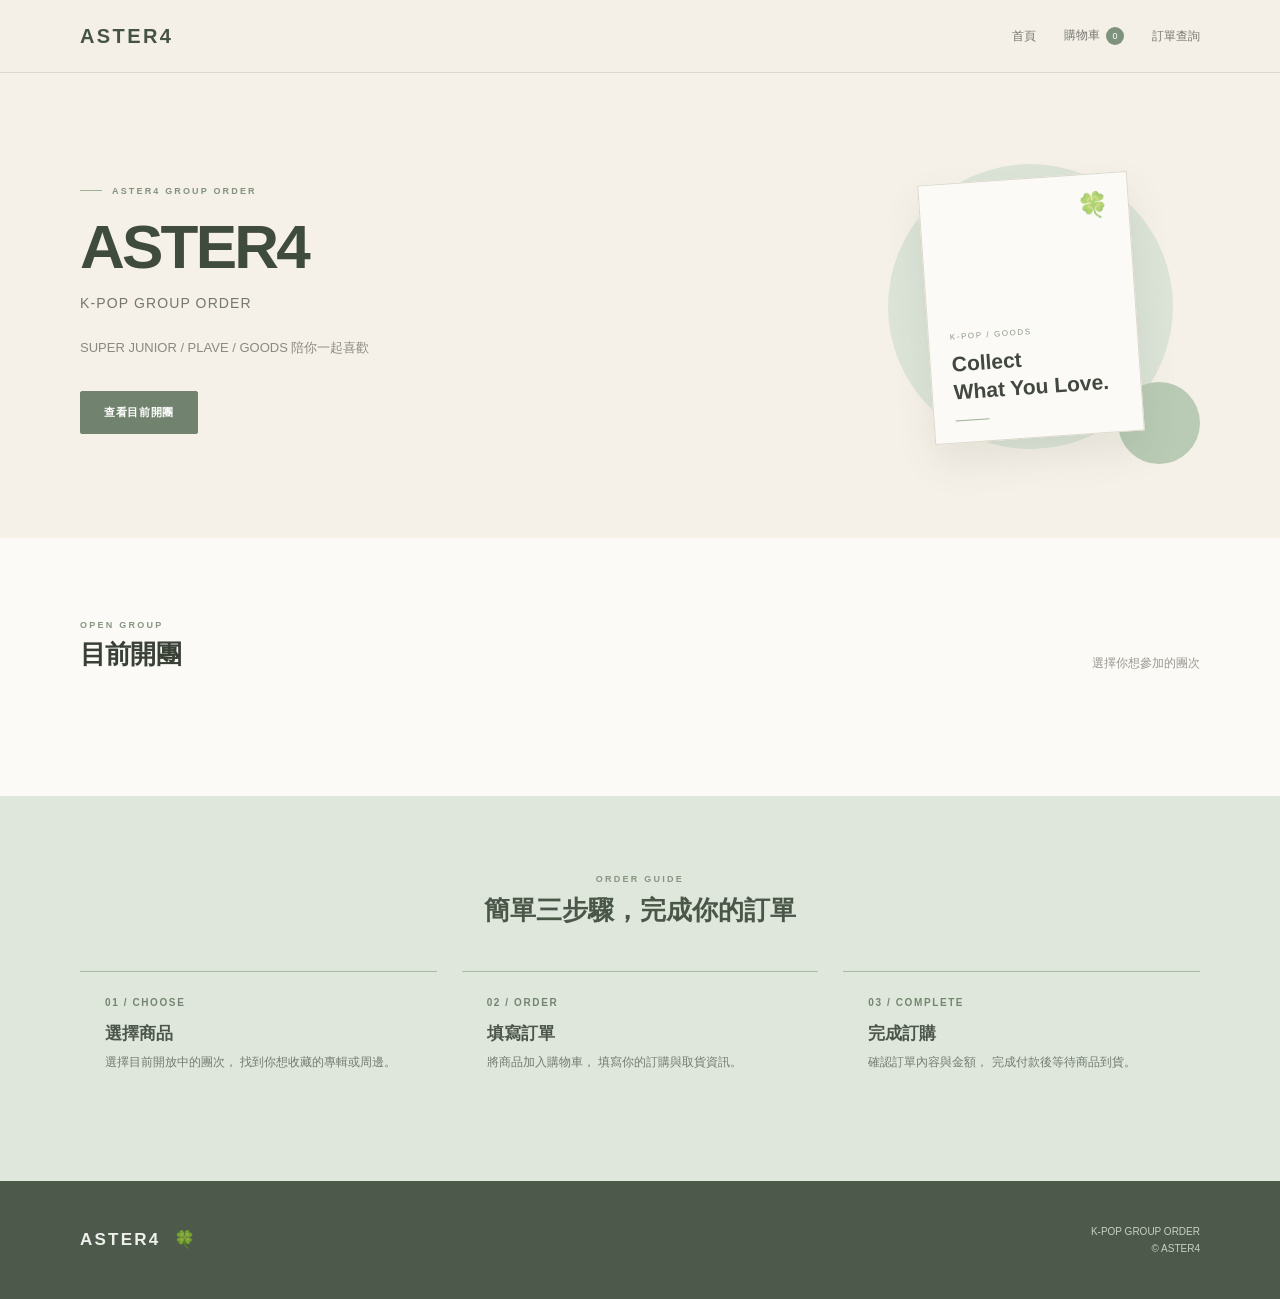
<file: index.html>
<!DOCTYPE html>
<html lang="zh-Hant">

<head>

  <meta charset="UTF-8">

  <meta
    name="viewport"
    content="width=device-width, initial-scale=1.0"
  >

  <title>ASTER4｜K-POP GROUP ORDER</title>


  <style>

    /* =====================================================
       ASTER4
       米白 × 淡綠 × 幸運草
    ===================================================== */


    * {
      box-sizing: border-box;
    }


    html {
      margin: 0;
      padding: 0;
      scroll-behavior: smooth;
    }


    body {
      margin: 0;

      background: #f5f1e8;

      color: #292925;

      font-family:
        "Noto Sans TC",
        "Noto Sans",
        -apple-system,
        BlinkMacSystemFont,
        "PingFang TC",
        "Microsoft JhengHei",
        sans-serif;

      -webkit-font-smoothing: antialiased;
    }


    a {
      color: inherit;
      text-decoration: none;
    }


    img {
      max-width: 100%;
    }


    button {
      font: inherit;
    }


    /* =====================================================
       HEADER
    ===================================================== */

    .site-header {
      width: 100%;

      border-bottom: 1px solid #ddd8cc;

      background: rgba(245, 241, 232, 0.96);
    }


    .header-inner {
      width: min(
        1120px,
        calc(100% - 48px)
      );

      height: 72px;

      margin: 0 auto;

      display: flex;

      align-items: center;

      justify-content: space-between;
    }


    .logo {
      color: #465344;

      font-size: 20px;

      font-weight: 700;

      letter-spacing: 0.12em;
    }


    .header-nav {
      display: flex;

      align-items: center;

      gap: 28px;
    }


    .header-nav a {
      color: #74776f;

      font-size: 12px;

      transition:
        color 0.2s ease;
    }


    .header-nav a:hover {
      color: #4e5f4b;
    }


    #cart-count {
      display: inline-flex;

      align-items: center;

      justify-content: center;

      min-width: 18px;

      height: 18px;

      margin-left: 3px;

      border-radius: 50%;

      background: #7f927d;

      color: #fff;

      font-size: 9px;
    }


    /* =====================================================
       HERO
    ===================================================== */

    .hero {
      width: min(
        1120px,
        calc(100% - 48px)
      );

      min-height: 465px;

      margin: 0 auto;

      display: flex;

      align-items: center;

      justify-content: space-between;

      gap: 55px;
    }


    .hero-content {
      max-width: 560px;

      padding: 65px 0;
    }


    .hero-label {
      display: inline-flex;

      align-items: center;

      gap: 10px;

      margin-bottom: 20px;

      color: #82927f;

      font-size: 9px;

      font-weight: 700;

      letter-spacing: 0.24em;
    }


    .hero-label::before {
      content: "";

      width: 22px;

      height: 1px;

      background: #9caf98;
    }


    .hero h1 {
      margin: 0;

      color: #3f4b3d;

      font-size: clamp(
        48px,
        6vw,
        62px
      );

      line-height: 1;

      font-weight: 700;

      letter-spacing: -0.045em;
    }


    .hero-title-sub {
      margin-top: 13px;

      color: #74786f;

      font-size: 14px;

      line-height: 1.8;

      letter-spacing: 0.08em;
    }


    .hero-description {
      max-width: 430px;

      margin: 20px 0 0;

      color: #8a8982;

      font-size: 13px;

      line-height: 1.9;
    }


    .hero-button {
      display: inline-flex;

      align-items: center;

      justify-content: center;

      margin-top: 30px;

      padding: 13px 23px;

      border: 1px solid #71836e;

      border-radius: 2px;

      background: #71836e;

      color: #fff;

      font-size: 11px;

      font-weight: 600;

      letter-spacing: 0.06em;

      transition:
        background 0.2s ease,
        transform 0.2s ease;
    }


    .hero-button:hover {
      background: #60725d;

      transform: translateY(-1px);
    }


    /* =====================================================
       HERO ART
    ===================================================== */

    .hero-art {
      position: relative;

      width: 340px;

      height: 340px;

      flex-shrink: 0;
    }


    .hero-circle {
      position: absolute;

      width: 285px;

      height: 285px;

      top: 28px;

      left: 28px;

      border-radius: 50%;

      background: #dce4d8;
    }


    .hero-circle-small {
      position: absolute;

      width: 82px;

      height: 82px;

      right: 0;

      bottom: 12px;

      border-radius: 50%;

      background: #b9cbb5;
    }


    .hero-card {
      position: absolute;

      width: 210px;

      height: 260px;

      top: 42px;

      left: 66px;

      padding: 21px;

      display: flex;

      flex-direction: column;

      justify-content: flex-end;

      background: #fbfaf6;

      border: 1px solid #ddd8cc;

      box-shadow:
        0 18px 38px
        rgba(75, 79, 67, 0.10);

      transform: rotate(-4deg);
    }


    .hero-clover {
      position: absolute;

      top: 17px;

      right: 19px;

      color: #82977d;

      font-size: 25px;

      opacity: 0.65;

      transform: rotate(-8deg);
    }


    .hero-card-label {
      color: #8a9786;

      font-size: 8px;

      letter-spacing: 0.2em;
    }


    .hero-card-title {
      margin-top: 9px;

      color: #42483f;

      font-size: 21px;

      line-height: 1.3;

      font-weight: 650;
    }


    .hero-card-line {
      width: 34px;

      height: 1px;

      margin-top: 15px;

      background: #9daf99;
    }


    /* =====================================================
       GROUP SECTION
    ===================================================== */

    .groups-section {
      padding: 82px 0 92px;

      background: #fbfaf6;
    }


    .section-inner {
      width: min(
        1120px,
        calc(100% - 48px)
      );

      margin: 0 auto;
    }


    .section-top {
      display: flex;

      align-items: flex-end;

      justify-content: space-between;

      margin-bottom: 32px;
    }


    .section-label {
      display: block;

      margin-bottom: 7px;

      color: #879582;

      font-size: 9px;

      font-weight: 700;

      letter-spacing: 0.25em;
    }


    .section-title {
      margin: 0;

      color: #394137;

      font-size: 26px;

      font-weight: 650;

      letter-spacing: -0.03em;
    }


    .section-description {
      margin: 0;

      color: #99978f;

      font-size: 12px;
    }


    /* =====================================================
       GROUP CARDS
    ===================================================== */

    #products {
      display: grid;

      grid-template-columns:
        repeat(3, minmax(0, 1fr));

      gap: 22px;
    }


    .product-card {
      display: block;

      overflow: hidden;

      background: #f5f1e8;

      border: 1px solid #e1ddd3;

      transition:
        transform 0.25s ease,
        box-shadow 0.25s ease;
    }


    .product-card:hover {
      transform: translateY(-4px);

      box-shadow:
        0 18px 35px
        rgba(75, 79, 67, 0.09);
    }


    .product-image-wrap {
      position: relative;

      width: 100%;

      aspect-ratio: 1 / 1;

      overflow: hidden;

      background: #e6e2d9;
    }


    .product-image {
      display: block;

      width: 100%;

      height: 100%;

      object-fit: cover;

      transition:
        transform 0.4s ease;
    }


    .product-card:hover
    .product-image {
      transform: scale(1.03);
    }


    .product-image.no-image {
      display: flex;

      align-items: center;

      justify-content: center;

      color: #9b9a91;

      font-size: 10px;

      letter-spacing: 0.2em;
    }


    .product-info {
      padding: 20px 21px 22px;
    }


    .product-name {
      color: #3c403a;

      font-size: 17px;

      line-height: 1.5;

      font-weight: 600;

      letter-spacing: -0.015em;
    }


    .product-arrow {
      display: flex;

      align-items: center;

      justify-content: space-between;

      margin-top: 18px;

      padding-top: 14px;

      border-top: 1px solid #ddd8cc;

      color: #8a8d85;

      font-size: 9px;

      letter-spacing: 0.08em;
    }


    .product-arrow span:last-child {
      color: #647361;

      font-size: 14px;
    }


    /* =====================================================
       ORDER GUIDE
    ===================================================== */

    .guide-section {
      padding: 78px 0 82px;

      background: #dfe7dc;
    }


    .guide-heading {
      margin-bottom: 43px;

      text-align: center;
    }


    .guide-heading .section-label {
      margin-bottom: 9px;
    }


    .guide-heading h2 {
      margin: 0;

      color: #4a5748;

      font-size: 26px;

      font-weight: 650;
    }


    .guide-list {
      display: grid;

      grid-template-columns:
        repeat(3, 1fr);

      gap: 25px;
    }


    .guide-item {
      padding: 25px;

      border-top: 1px solid #aab9a6;
    }


    .guide-number {
      color: #73856f;

      font-size: 10px;

      font-weight: 700;

      letter-spacing: 0.16em;
    }


    .guide-item h3 {
      margin: 14px 0 7px;

      color: #4b5549;

      font-size: 17px;

      font-weight: 600;
    }


    .guide-item p {
      margin: 0;

      color: #727b70;

      font-size: 12px;

      line-height: 1.8;
    }


    /* =====================================================
       FOOTER
    ===================================================== */

    .site-footer {
      padding: 42px 0;

      background: #4d594b;

      color: #eef1eb;
    }


    .footer-inner {
      width: min(
        1120px,
        calc(100% - 48px)
      );

      margin: 0 auto;

      display: flex;

      align-items: center;

      justify-content: space-between;
    }


    .footer-logo {
      font-size: 17px;

      font-weight: 700;

      letter-spacing: 0.13em;
    }


    .footer-text {
      color: #c9d0c6;

      font-size: 10px;

      line-height: 1.7;

      text-align: right;
    }


    .footer-clover {
      margin-left: 7px;

      opacity: 0.7;
    }


    /* =====================================================
       MOBILE
    ===================================================== */

    @media (max-width: 800px) {


      .header-inner {
        width: calc(100% - 30px);

        height: 65px;
      }


      .logo {
        font-size: 18px;
      }


      .header-nav {
        gap: 14px;
      }


      .header-nav a {
        font-size: 10px;
      }


      .hero {
        width: calc(100% - 30px);

        min-height: auto;

        padding: 58px 0 70px;

        flex-direction: column;

        align-items: flex-start;

        gap: 35px;
      }


      .hero-content {
        padding: 0;
      }


      .hero h1 {
        font-size: 48px;
      }


      .hero-title-sub {
        font-size: 13px;
      }


      .hero-description {
        font-size: 12px;
      }


      .hero-art {
        width: 290px;

        height: 290px;

        align-self: center;

        transform: scale(0.9);
      }


      .groups-section,
      .guide-section {
        padding: 62px 0 68px;
      }


      .section-inner {
        width: calc(100% - 30px);
      }


      .section-top {
        display: block;

        margin-bottom: 26px;
      }


      .section-title {
        font-size: 24px;
      }


      .section-description {
        margin-top: 9px;
      }


      #products {
        grid-template-columns: 1fr;
      }


      .product-image-wrap {
        aspect-ratio: 1.3 / 1;
      }


      .product-name {
        font-size: 16px;
      }


      .guide-list {
        grid-template-columns: 1fr;

        gap: 3px;
      }


      .guide-item {
        padding: 21px 5px;
      }


      .footer-inner {
        width: calc(100% - 30px);

        display: block;
      }


      .footer-text {
        margin-top: 13px;

        text-align: left;
      }

    }

  </style>

</head>



<body>


  <!-- =====================================================
       HEADER
  ====================================================== -->

  <header class="site-header">

    <div class="header-inner">

      <a
        href="index.html"
        class="logo"
      >
        ASTER4
      </a>


      <nav class="header-nav">

        <a href="index.html">
          首頁
        </a>


        <a href="cart.html">
          購物車
          <span id="cart-count">
            0
          </span>
        </a>


        <a href="order-search.html">
          訂單查詢
        </a>

      </nav>

    </div>

  </header>



  <!-- =====================================================
       HERO
  ====================================================== -->

  <section class="hero">


    <div class="hero-content">


      <div class="hero-label">
        ASTER4 GROUP ORDER
      </div>


      <h1>
        ASTER4
      </h1>


      <div class="hero-title-sub">
        K-POP GROUP ORDER
      </div>


      <p class="hero-description">
        SUPER JUNIOR / PLAVE / GOODS
        陪你一起喜歡
      </p>


      <a
        href="#groups"
        class="hero-button"
      >
        查看目前開團
      </a>


    </div>



    <!-- HERO DECORATION -->

    <div class="hero-art">


      <div class="hero-circle"></div>


      <div class="hero-circle-small"></div>


      <div class="hero-card">


        <div class="hero-clover">
          🍀
        </div>


        <div class="hero-card-label">
          K-POP / GOODS
        </div>


        <div class="hero-card-title">
          Collect<br>
          What You Love.
        </div>


        <div class="hero-card-line"></div>


      </div>


    </div>


  </section>



  <!-- =====================================================
       OPEN GROUPS
  ====================================================== -->

  <section
    class="groups-section"
    id="groups"
  >


    <div class="section-inner">


      <div class="section-top">


        <div>

          <span class="section-label">
            OPEN GROUP
          </span>


          <h2 class="section-title">
            目前開團
          </h2>

        </div>


        <p class="section-description">
          選擇你想參加的團次
        </p>


      </div>



      <!-- GAS 商品卡片 -->

      <div id="products"></div>


    </div>

  </section>



  <!-- =====================================================
       ORDER GUIDE
  ====================================================== -->

  <section class="guide-section">


    <div class="section-inner">


      <div class="guide-heading">


        <span class="section-label">
          ORDER GUIDE
        </span>


        <h2>
          簡單三步驟，完成你的訂單
        </h2>


      </div>



      <div class="guide-list">


        <div class="guide-item">


          <div class="guide-number">
            01 / CHOOSE
          </div>


          <h3>
            選擇商品
          </h3>


          <p>
            選擇目前開放中的團次，
            找到你想收藏的專輯或周邊。
          </p>


        </div>



        <div class="guide-item">


          <div class="guide-number">
            02 / ORDER
          </div>


          <h3>
            填寫訂單
          </h3>


          <p>
            將商品加入購物車，
            填寫你的訂購與取貨資訊。
          </p>


        </div>



        <div class="guide-item">


          <div class="guide-number">
            03 / COMPLETE
          </div>


          <h3>
            完成訂購
          </h3>


          <p>
            確認訂單內容與金額，
            完成付款後等待商品到貨。
          </p>


        </div>


      </div>


    </div>

  </section>



  <!-- =====================================================
       FOOTER
  ====================================================== -->

  <footer class="site-footer">


    <div class="footer-inner">


      <div class="footer-logo">

        ASTER4

        <span class="footer-clover">
          🍀
        </span>

      </div>


      <div class="footer-text">

        K-POP GROUP ORDER<br>

        © ASTER4

      </div>


    </div>


  </footer>



  <!-- =====================================================
       GAS API
  ====================================================== -->

  <script>


    const API_URL =
      "https://script.google.com/macros/s/AKfycbypJDVSs2untkfyJ1upJZQgpRfDSclLEvFCt9RbUt48QisXp5HvqMcZRmgqnB-KIKh6/exec";



    // ===================================================
    // 載入首頁團次
    // ===================================================

    async function loadHomeProducts() {


      try {


        const response =
          await fetch(
            API_URL + "?action=home"
          );


        const data =
          await response.json();


        console.log(
          "GAS API 回傳：",
          data
        );


        if (!data.success) {


          console.error(
            "取得商品失敗：",
            data.message
          );


          return;

        }


        displayHomeProducts(
          data.products
        );


      } catch (error) {


        console.error(
          "API 連線失敗：",
          error
        );


      }

    }



    // ===================================================
    // 首頁團次卡片
    // ===================================================

    function displayHomeProducts(products) {


      const container =
        document.getElementById(
          "products"
        );


      if (!container) {

        return;

      }


      container.innerHTML = "";



      if (
        !products ||
        products.length === 0
      ) {


        container.innerHTML = `

          <div
            style="
              padding:60px 20px;
              text-align:center;
              color:#999;
              font-size:13px;
            "
          >
            目前沒有開放中的團次
          </div>

        `;


        return;

      }



      products.forEach(
        function(product) {


          const card =
            document.createElement(
              "a"
            );


          /*
             團次 ID 只拿來做網址參數。
             不會顯示在客人看到的頁面。
          */

          card.href =
            "./product.html?group=" +
            encodeURIComponent(
              product.groupId
            );


          card.className =
            "product-card";


          card.innerHTML = `


            <div class="product-image-wrap">


              ${
                product.image

                ? `

                  <img
                    class="product-image"
                    src="${product.image}"
                    alt="${product.name || "ASTER4"}"
                  >

                `

                : `

                  <div
                    class="
                      product-image
                      no-image
                    "
                  >
                    ASTER4
                  </div>

                `
              }


            </div>



            <div class="product-info">


              <div class="product-name">

                ${product.name || ""}

              </div>



              <div class="product-arrow">


                <span>
                  VIEW GROUP
                </span>


                <span>
                  →
                </span>


              </div>


            </div>


          `;


          container.appendChild(
            card
          );


        }
      );

    }



    // ===================================================
    // 購物車數量
    // ===================================================

    function updateCartCount() {


      try {


        const cart =
          JSON.parse(
            localStorage.getItem(
              "ASTER4_CART"
            ) || "[]"
          );


        const count =
          cart.reduce(
            function(total, item) {


              return (
                total +
                Number(
                  item.quantity || 0
                )
              );


            },
            0
          );



        const element =
          document.getElementById(
            "cart-count"
          );


        if (element) {


          element.textContent =
            count;


        }


      } catch (error) {


        console.error(
          "購物車數量讀取失敗：",
          error
        );


      }

    }



    // ===================================================
    // 頁面載入
    // ===================================================

    document.addEventListener(
      "DOMContentLoaded",
      function() {


        loadHomeProducts();


        updateCartCount();


      }
    );


  </script>


</body>

</html>
</file>
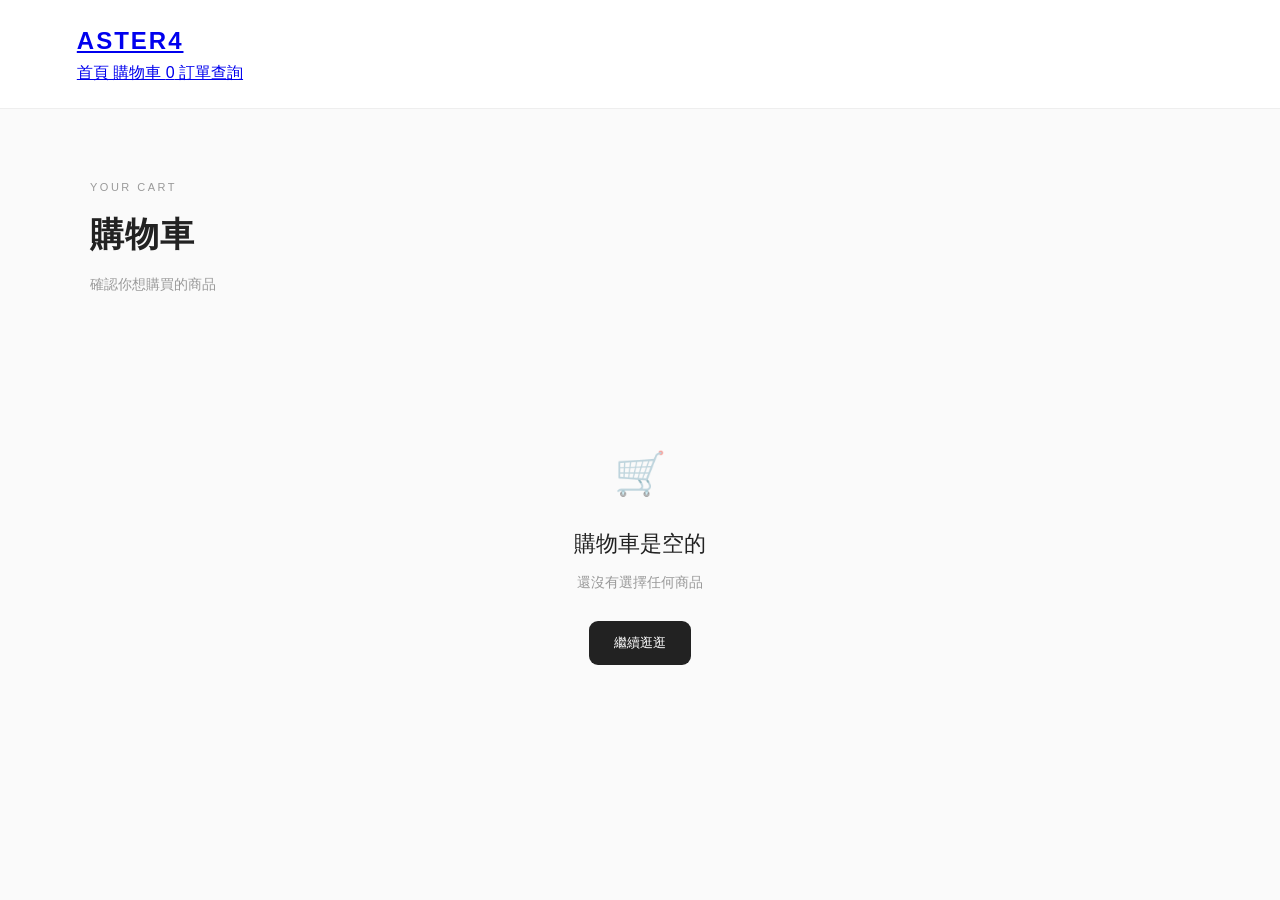
<file: cart.html>
<!DOCTYPE html>
<html lang="zh-Hant">

<head>

  <meta charset="UTF-8">

  <meta
    name="viewport"
    content="width=device-width, initial-scale=1.0"
  >

  <title>ASTER4｜購物車</title>

  <link
    rel="stylesheet"
    href="style.css"
  >
<link
  rel="stylesheet"
  href="./cart.css"
>
</head>


<body>


  <!-- =========================
       Header
  ========================== -->

  <header class="site-header">

    <div class="header-inner">

      <a
        href="index.html"
        class="logo"
      >
        ASTER4
      </a>


      <nav class="header-nav">

        <a
          href="index.html"
        >
          首頁
        </a>


        <a
          href="cart.html"
          class="active"
        >
          購物車
          <span id="cart-count">
            0
          </span>
        </a>


        <a
          href="order-search.html"
        >
          訂單查詢
        </a>

      </nav>

    </div>

  </header>



  <!-- =========================
       Main
  ========================== -->

  <main class="cart-page">


    <div class="cart-title">

      <span>
        YOUR CART
      </span>

      <h1>
        購物車
      </h1>

      <p>
        確認你想購買的商品
      </p>

    </div>



    <!-- Cart Items -->

    <section
      id="cart-list"
      class="cart-list"
    >
    </section>



    <!-- Cart Summary -->

    <section
      id="cart-summary"
      class="cart-summary"
    >
    </section>


  </main>



  <!-- =========================
       JavaScript
  ========================== -->

  <script src="cart.js"></script>


</body>

</html>
</file>
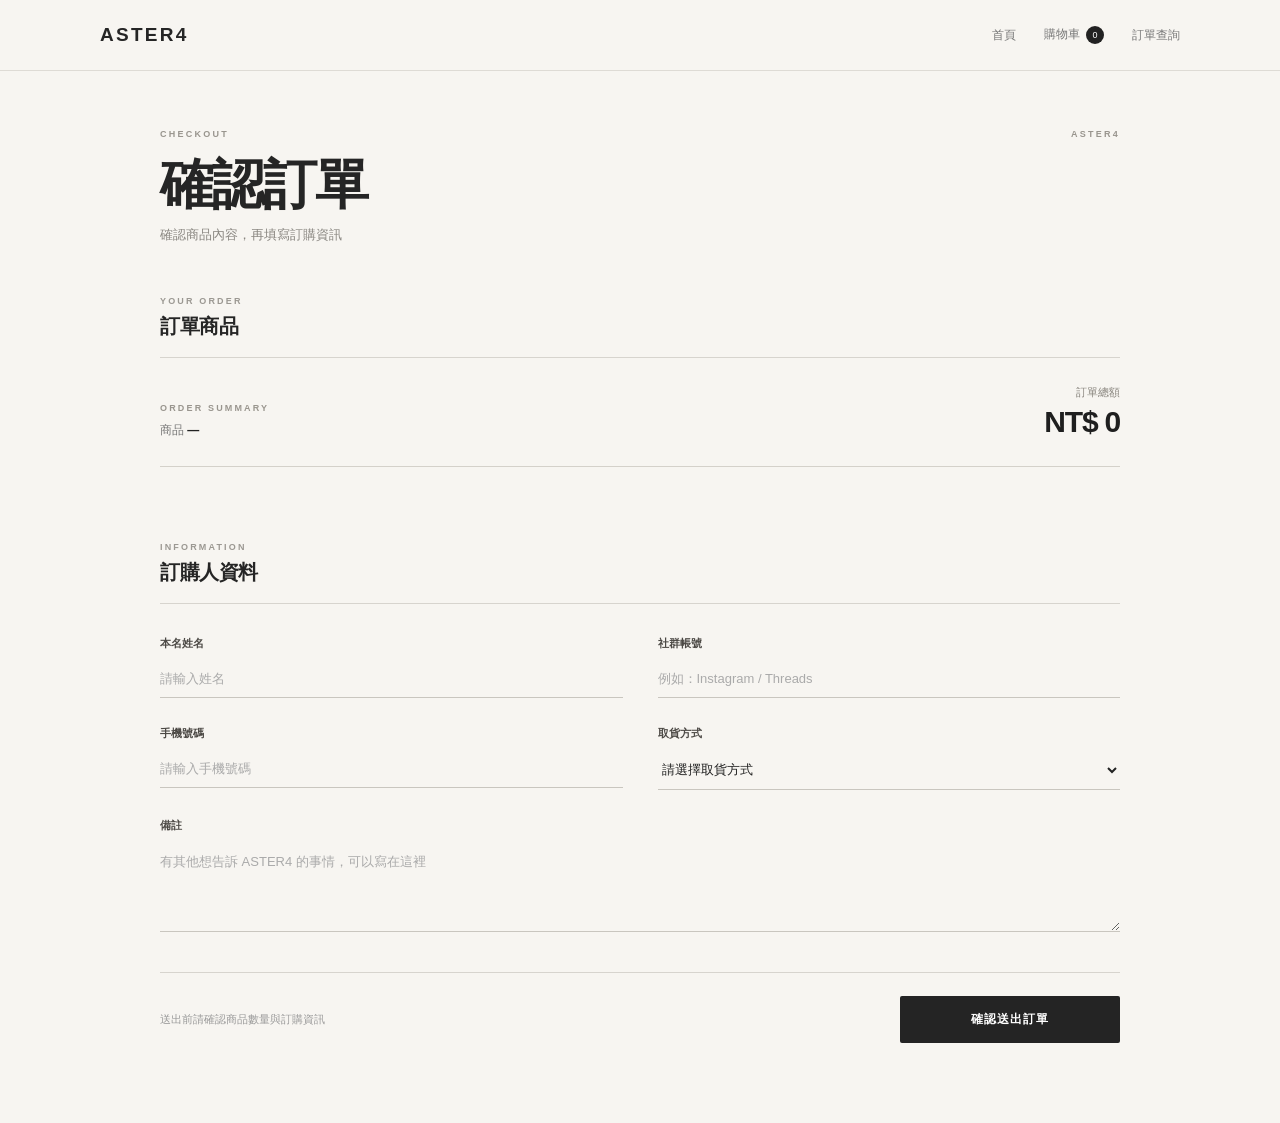
<file: checkout.html>
<!DOCTYPE html>
<html lang="zh-Hant">

<head>

  <meta charset="UTF-8">

  <meta
    name="viewport"
    content="width=device-width, initial-scale=1.0"
  >

  <title>ASTER4｜確認訂單</title>


  <style>

    * {
      box-sizing: border-box;
    }


    html {
      margin: 0;
      padding: 0;
    }


    body {
      margin: 0;

      background: #f7f5f1;

      color: #252525;

      font-family:
        -apple-system,
        BlinkMacSystemFont,
        "Noto Sans TC",
        "PingFang TC",
        "Microsoft JhengHei",
        sans-serif;

      -webkit-font-smoothing: antialiased;
    }


    a {
      color: inherit;
      text-decoration: none;
    }


    button,
    input,
    select,
    textarea {
      font: inherit;
    }


    /* =====================================================
       HEADER
    ===================================================== */

    .site-header {
      border-bottom: 1px solid #dedbd5;

      background: #f7f5f1;
    }


    .header-inner {
      width: min(1080px, calc(100% - 40px));

      height: 70px;

      margin: 0 auto;

      display: flex;

      align-items: center;

      justify-content: space-between;
    }


    .logo {
      font-size: 19px;

      font-weight: 800;

      letter-spacing: 0.12em;
    }


    .header-nav {
      display: flex;

      align-items: center;

      gap: 28px;
    }


    .header-nav a {
      color: #777;

      font-size: 12px;
    }


    .header-nav a:hover {
      color: #222;
    }


    #cart-count {
      display: inline-flex;

      align-items: center;

      justify-content: center;

      min-width: 18px;
      height: 18px;

      margin-left: 3px;

      border-radius: 50%;

      background: #222;

      color: #fff;

      font-size: 9px;
    }


    /* =====================================================
       PAGE
    ===================================================== */

    .checkout-page {
      width: min(960px, calc(100% - 40px));

      margin: 0 auto;

      padding: 58px 0 80px;
    }


    /* =====================================================
       HERO
    ===================================================== */

    .checkout-hero {
      margin-bottom: 52px;
    }


    .checkout-hero-top {
      display: flex;

      align-items: center;

      justify-content: space-between;

      margin-bottom: 18px;

      color: #99958e;

      font-size: 9px;

      font-weight: 650;

      letter-spacing: 0.25em;
    }


    .checkout-hero h1 {
      margin: 0;

      font-size: clamp(38px, 5vw, 54px);

      line-height: 1;

      font-weight: 750;

      letter-spacing: -0.045em;
    }


    .checkout-hero p {
      margin: 15px 0 0;

      color: #898680;

      font-size: 13px;
    }


    /* =====================================================
       SECTION TITLE
    ===================================================== */

    .section-heading {
      padding-bottom: 17px;

      border-bottom: 1px solid #d7d4ce;
    }


    .section-heading span {
      display: block;

      margin-bottom: 7px;

      color: #9b9892;

      font-size: 9px;

      font-weight: 650;

      letter-spacing: 0.24em;
    }


    .section-heading h2 {
      margin: 0;

      font-size: 20px;

      font-weight: 650;

      letter-spacing: -0.025em;
    }


    /* =====================================================
       ORDER DETAIL
    ===================================================== */

    .checkout-items {
      width: 100%;
    }


    .checkout-item {
      display: grid;

      grid-template-columns: minmax(0, 1fr) auto;

      column-gap: 40px;

      padding: 24px 0;

      border-bottom: 1px solid #dedbd5;
    }


    .checkout-item-info {
      min-width: 0;
    }


    .checkout-item-group {
      display: inline-block;

      margin-bottom: 7px;

      color: #8d8982;

      font-size: 10px;

      font-weight: 650;

      letter-spacing: 0.08em;
    }


    .checkout-item-channel {
      margin-bottom: 5px;

      color: #999;

      font-size: 11px;
    }


    .checkout-item-info h3 {
      margin: 0;

      color: #252525;

      font-size: 17px;

      line-height: 1.5;

      font-weight: 650;
    }


    .checkout-item-version {
      margin-top: 5px;

      color: #777;

      font-size: 12px;
    }


    .checkout-item-bottom {
      display: flex;

      align-items: center;

      gap: 20px;

      margin-top: 15px;
    }


    .checkout-item-bottom span {
      color: #8e8a83;

      font-size: 12px;
    }


    .checkout-item-bottom strong {
      display: none;
    }


    /* =====================================================
       ITEM PRICE
    ===================================================== */

    .checkout-item-price {
      align-self: center;

      text-align: right;

      white-space: nowrap;
    }


    .checkout-item-price small {
      display: block;

      margin-bottom: 5px;

      color: #999;

      font-size: 10px;
    }


    .checkout-item-price strong {
      color: #222;

      font-size: 18px;

      font-weight: 700;
    }


    /* =====================================================
       TOTAL
    ===================================================== */

    .checkout-total-area {
      display: flex;

      align-items: flex-end;

      justify-content: space-between;

      padding: 27px 0;

      margin-bottom: 75px;

      border-bottom: 1px solid #d4d1ca;
    }


    .checkout-total-label > span {
      display: block;

      margin-bottom: 9px;

      color: #99958e;

      font-size: 9px;

      font-weight: 650;

      letter-spacing: 0.24em;
    }


    .checkout-total-label p {
      margin: 0;

      color: #777;

      font-size: 12px;
    }


    .checkout-total-label p strong {
      color: #222;

      font-weight: 650;
    }


    .checkout-total-price {
      text-align: right;
    }


    .checkout-total-price span {
      display: block;

      margin-bottom: 5px;

      color: #88847d;

      font-size: 11px;
    }


    .checkout-total-price strong {
      color: #1f1f1f;

      font-size: 30px;

      font-weight: 750;

      letter-spacing: -0.04em;
    }


    /* =====================================================
       INFORMATION
    ===================================================== */

    .checkout-information {
      margin-bottom: 0;
    }


    .checkout-form {
      padding-top: 32px;
    }


    .form-row {
      display: grid;

      grid-template-columns: 1fr 1fr;

      gap: 35px;

      margin-bottom: 28px;
    }


    .form-group label {
      display: block;

      margin-bottom: 9px;

      color: #4c4945;

      font-size: 11px;

      font-weight: 650;
    }


    .form-group input,
    .form-group select,
    .form-group textarea {
      display: block;

      width: 100%;

      padding: 11px 0;

      border: 0;

      border-bottom: 1px solid #c9c6bf;

      border-radius: 0;

      outline: none;

      background: transparent;

      color: #222;

      font-size: 13px;
    }


    .form-group input::placeholder,
    .form-group textarea::placeholder {
      color: #aaa;
    }


    .form-group input:focus,
    .form-group select:focus,
    .form-group textarea:focus {
      border-bottom-color: #222;
    }


    .form-group textarea {
      min-height: 90px;

      resize: vertical;
    }


    .form-note {
      margin-top: 3px;
    }


    /* =====================================================
       SUBMIT
    ===================================================== */

    .checkout-submit-row {
      display: flex;

      align-items: center;

      justify-content: space-between;

      gap: 25px;

      margin-top: 40px;

      padding-top: 23px;

      border-top: 1px solid #d7d4ce;
    }


    .checkout-submit-row p {
      margin: 0;

      color: #999;

      font-size: 11px;
    }


    .checkout-submit {
      flex-shrink: 0;

      min-width: 220px;

      padding: 15px 28px;

      border: 0;

      border-radius: 2px;

      background: #242424;

      color: #fff;

      font-size: 12px;

      font-weight: 650;

      letter-spacing: 0.07em;

      cursor: pointer;
    }


    .checkout-submit:hover {
      background: #444;
    }


    /* =====================================================
       EMPTY
    ===================================================== */

    .checkout-empty {
      padding: 55px 0;

      text-align: center;
    }


    .checkout-empty p {
      margin: 0;

      color: #999;

      font-size: 13px;
    }


    .back-to-shop {
      display: inline-block;

      margin-top: 15px;

      font-size: 12px;

      text-decoration: underline;
    }


    /* =====================================================
       MOBILE
    ===================================================== */

    @media (max-width: 650px) {


      .header-inner {
        width: calc(100% - 28px);

        height: 62px;
      }


      .header-nav {
        gap: 14px;
      }


      .header-nav a {
        font-size: 10px;
      }


      .checkout-page {
        width: calc(100% - 28px);

        padding-top: 42px;

        padding-bottom: 55px;
      }


      .checkout-hero {
        margin-bottom: 42px;
      }


      .checkout-hero h1 {
        font-size: 40px;
      }


      .checkout-item {
        grid-template-columns: minmax(0, 1fr) auto;

        column-gap: 15px;

        padding: 21px 0;
      }


      .checkout-item-info h3 {
        font-size: 15px;
      }


      .checkout-item-price strong {
        font-size: 15px;
      }


      .checkout-total-area {
        margin-bottom: 55px;

        padding: 23px 0;
      }


      .checkout-total-price strong {
        font-size: 25px;
      }


      .form-row {
        grid-template-columns: 1fr;

        gap: 25px;

        margin-bottom: 25px;
      }


      .checkout-submit-row {
        flex-direction: column;

        align-items: stretch;

        margin-top: 32px;
      }


      .checkout-submit {
        width: 100%;
      }

    }

  </style>

</head>



<body>


  <!-- HEADER -->

  <header class="site-header">

    <div class="header-inner">

      <a
        href="index.html"
        class="logo"
      >
        ASTER4
      </a>


      <nav class="header-nav">

        <a href="index.html">
          首頁
        </a>

        <a href="cart.html">
          購物車
          <span id="cart-count">0</span>
        </a>

        <a href="order-search.html">
          訂單查詢
        </a>

      </nav>

    </div>

  </header>



  <main class="checkout-page">


    <!-- HERO -->

    <section class="checkout-hero">

      <div class="checkout-hero-top">

        <span>
          CHECKOUT
        </span>

        <span>
          ASTER4
        </span>

      </div>


      <h1>
        確認訂單
      </h1>


      <p>
        確認商品內容，再填寫訂購資訊
      </p>

    </section>



    <!-- ORDER -->

    <section class="checkout-order">

      <div class="section-heading">

        <span>
          YOUR ORDER
        </span>

        <h2>
          訂單商品
        </h2>

      </div>


      <div
        id="checkout-items"
        class="checkout-items"
      ></div>

    </section>



    <!-- TOTAL -->

    <section class="checkout-total-area">

      <div class="checkout-total-label">

        <span>
          ORDER SUMMARY
        </span>

        <p>
          商品
          <strong id="checkout-item-count">
            —
          </strong>
        </p>

      </div>


      <div class="checkout-total-price">

        <span>
          訂單總額
        </span>

        <strong id="checkout-total">
          NT$ 0
        </strong>

      </div>

    </section>



    <!-- INFORMATION -->

    <section class="checkout-information">

      <div class="section-heading">

        <span>
          INFORMATION
        </span>

        <h2>
          訂購人資料
        </h2>

      </div>


      <form
        id="checkout-form"
        class="checkout-form"
      >


        <div class="form-row">


          <div class="form-group">

            <label for="customer-name">
              本名姓名
            </label>

            <input
              type="text"
              id="customer-name"
              name="customerName"
              placeholder="請輸入姓名"
              required
            >

          </div>


          <div class="form-group">

            <label for="social-account">
              社群帳號
            </label>

            <input
              type="text"
              id="social-account"
              name="socialAccount"
              placeholder="例如：Instagram / Threads"
              required
            >

          </div>


        </div>



        <div class="form-row">


          <div class="form-group">

            <label for="phone">
              手機號碼
            </label>

            <input
              type="tel"
              id="phone"
              name="phone"
              placeholder="請輸入手機號碼"
              required
            >

          </div>


          <div class="form-group">

            <label for="delivery">
              取貨方式
            </label>

            <select
              id="delivery"
              name="delivery"
              required
            >

              <option value="">
                請選擇取貨方式
              </option>

              <option value="賣貨便">
                賣貨便
              </option>

              <option value="7-11店到店">
                7-11 店到店
              </option>

              <option value="其他">
                其他
              </option>

            </select>

          </div>


        </div>



        <div class="form-group form-note">

          <label for="note">
            備註
          </label>

          <textarea
            id="note"
            name="note"
            rows="4"
            placeholder="有其他想告訴 ASTER4 的事情，可以寫在這裡"
          ></textarea>

        </div>



        <div class="checkout-submit-row">

          <p>
            送出前請確認商品數量與訂購資訊
          </p>


          <button
            type="submit"
            class="checkout-submit"
          >
            確認送出訂單
          </button>

        </div>


      </form>

    </section>


  </main>



  <script src="checkout.js"></script>

</body>

</html>
</file>
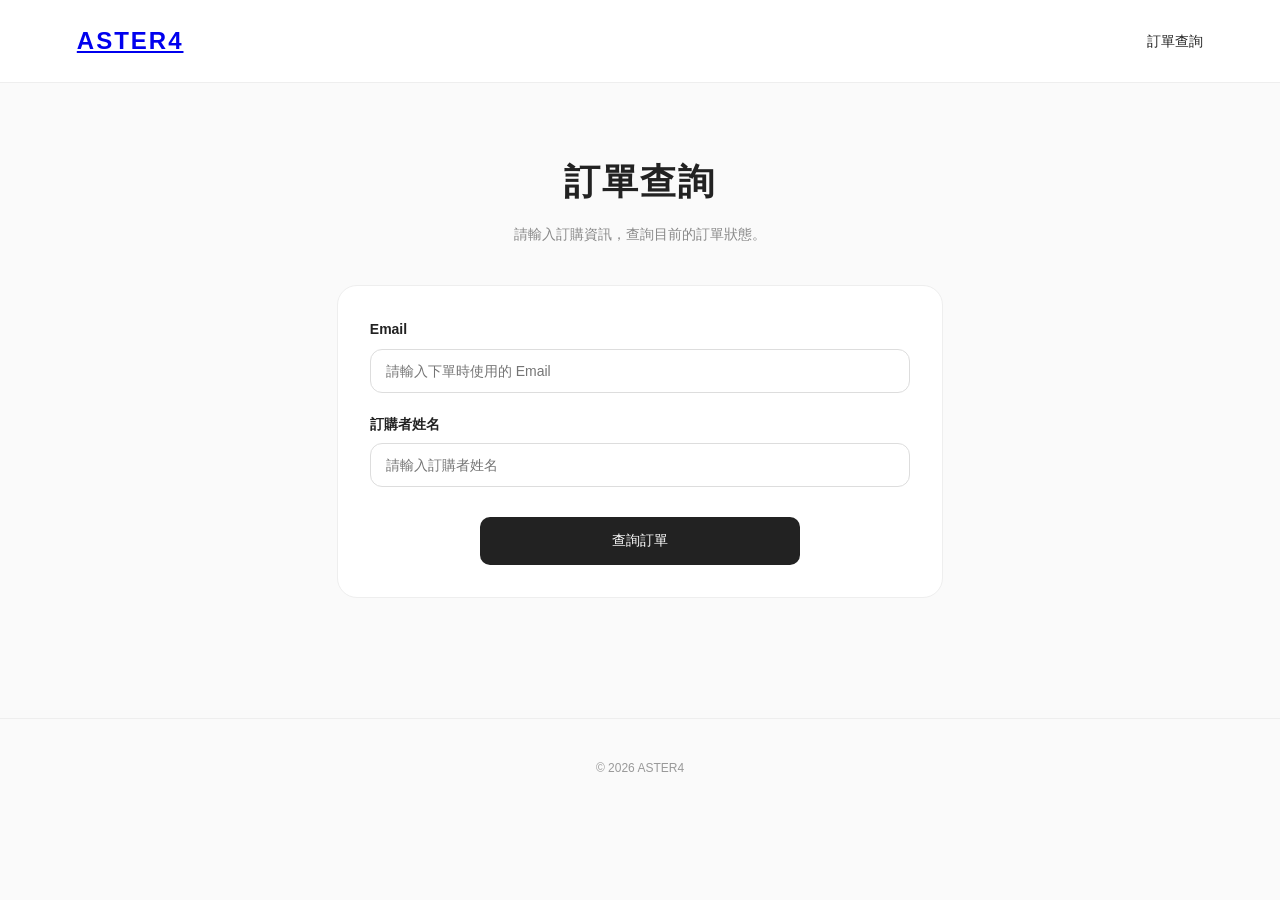
<file: order-search.html>
<!DOCTYPE html>
<html lang="zh-Hant">

<head>
  <meta charset="UTF-8">
  <meta name="viewport" content="width=device-width, initial-scale=1.0">

  <title>訂單查詢｜ASTER4</title>

  <link rel="stylesheet" href="style.css">
</head>

<body>

  <header>

    <a href="index.html" class="logo">
      ASTER4
    </a>

    <a href="order-search.html" class="order-link">
      訂單查詢
    </a>

  </header>


  <main>

    <section class="search-page">

      <div class="search-title">

        <h1>訂單查詢</h1>

        <p>
          請輸入訂購資訊，查詢目前的訂單狀態。
        </p>

      </div>


      <form id="searchForm">

        <div class="search-form">

          <div class="form-group">

            <label for="searchEmail">
              Email
            </label>

            <input
              type="email"
              id="searchEmail"
              name="email"
              placeholder="請輸入下單時使用的 Email"
              required
            >

          </div>


          <div class="form-group">

            <label for="searchName">
              訂購者姓名
            </label>

            <input
              type="text"
              id="searchName"
              name="name"
              placeholder="請輸入訂購者姓名"
              required
            >

          </div>


          <button
            type="submit"
            class="buy-button search-button"
          >
            查詢訂單
          </button>

        </div>

      </form>


      <div
        id="searchResult"
        class="search-result"
      >

        <!-- 查詢結果之後會顯示在這裡 -->

      </div>

    </section>

  </main>


  <footer>
    © 2026 ASTER4
  </footer>


</body>

</html>
</file>
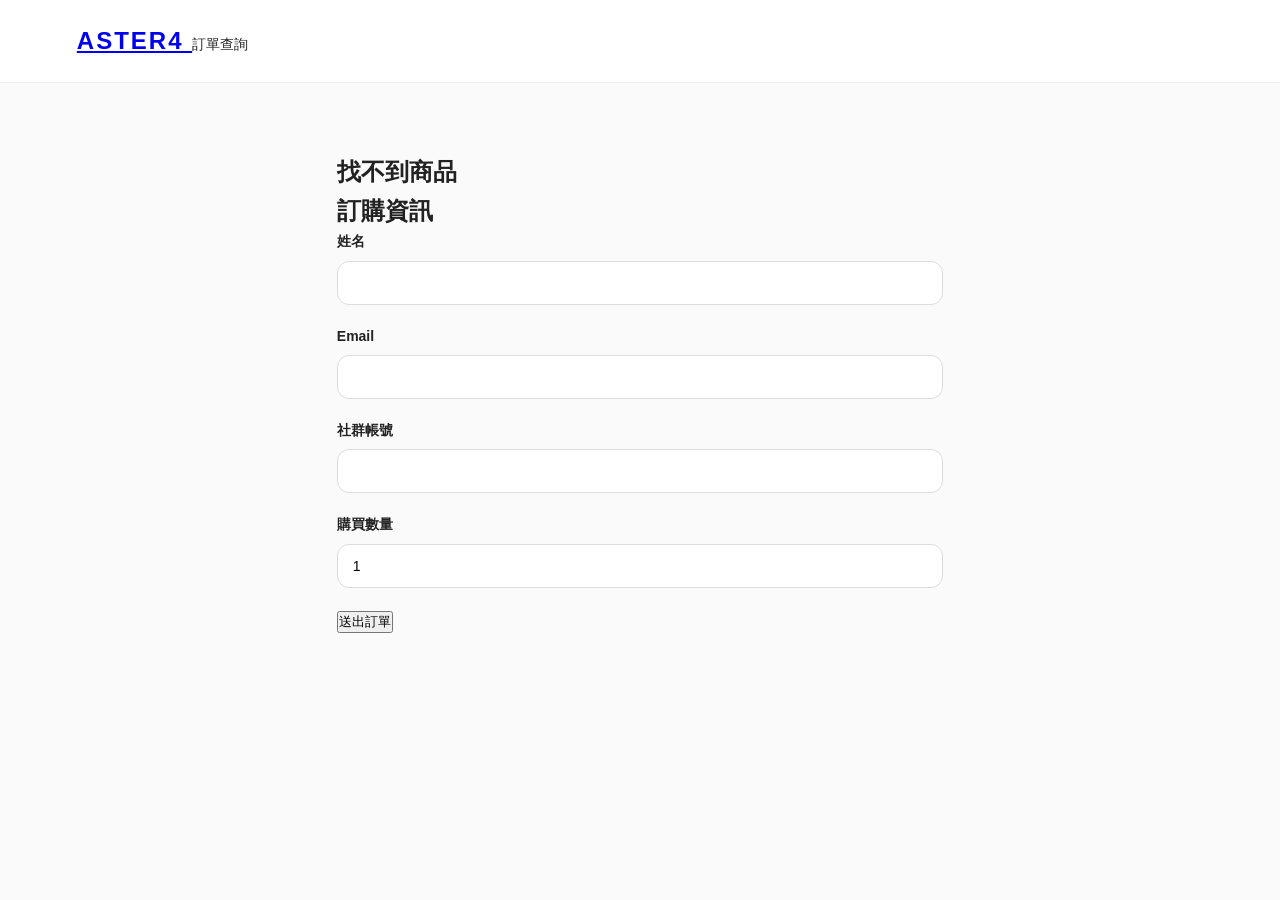
<file: order.html>
<!DOCTYPE html>
<html lang="zh-Hant">

<head>

  <meta charset="UTF-8">

  <meta
    name="viewport"
    content="width=device-width, initial-scale=1.0"
  >

  <title>ASTER4｜下單</title>

  <link
    rel="stylesheet"
    href="style.css"
  >

</head>


<body>


  <!-- Header -->

  <header class="site-header">

    <div class="header-inner">

      <a
        href="index.html"
        class="logo"
      >
        ASTER4
      </a>


      <a
        href="order-search.html"
        class="order-link"
      >
        訂單查詢
      </a>

    </div>

  </header>



  <!-- Order Page -->

  <main class="order-page">


    <section
      id="order-product"
      class="order-product"
    >

      載入商品中...

    </section>



    <section
      class="order-form-section"
    >

      <h2>
        訂購資訊
      </h2>


      <form
        id="order-form"
      >

        <div class="form-group">

          <label>
            姓名
          </label>

          <input
            type="text"
            id="customer-name"
            required
          >

        </div>



        <div class="form-group">

          <label>
            Email
          </label>

          <input
            type="email"
            id="customer-email"
            required
          >

        </div>



        <div class="form-group">

          <label>
            社群帳號
          </label>

          <input
            type="text"
            id="social-account"
            required
          >

        </div>



        <div class="form-group">

          <label>
            購買數量
          </label>

          <input
            type="number"
            id="quantity"
            min="1"
            value="1"
            required
          >

        </div>



        <button
          type="submit"
          class="submit-button"
        >
          送出訂單
        </button>


      </form>

    </section>


  </main>



  <script src="order.js"></script>


</body>

</html>
</file>
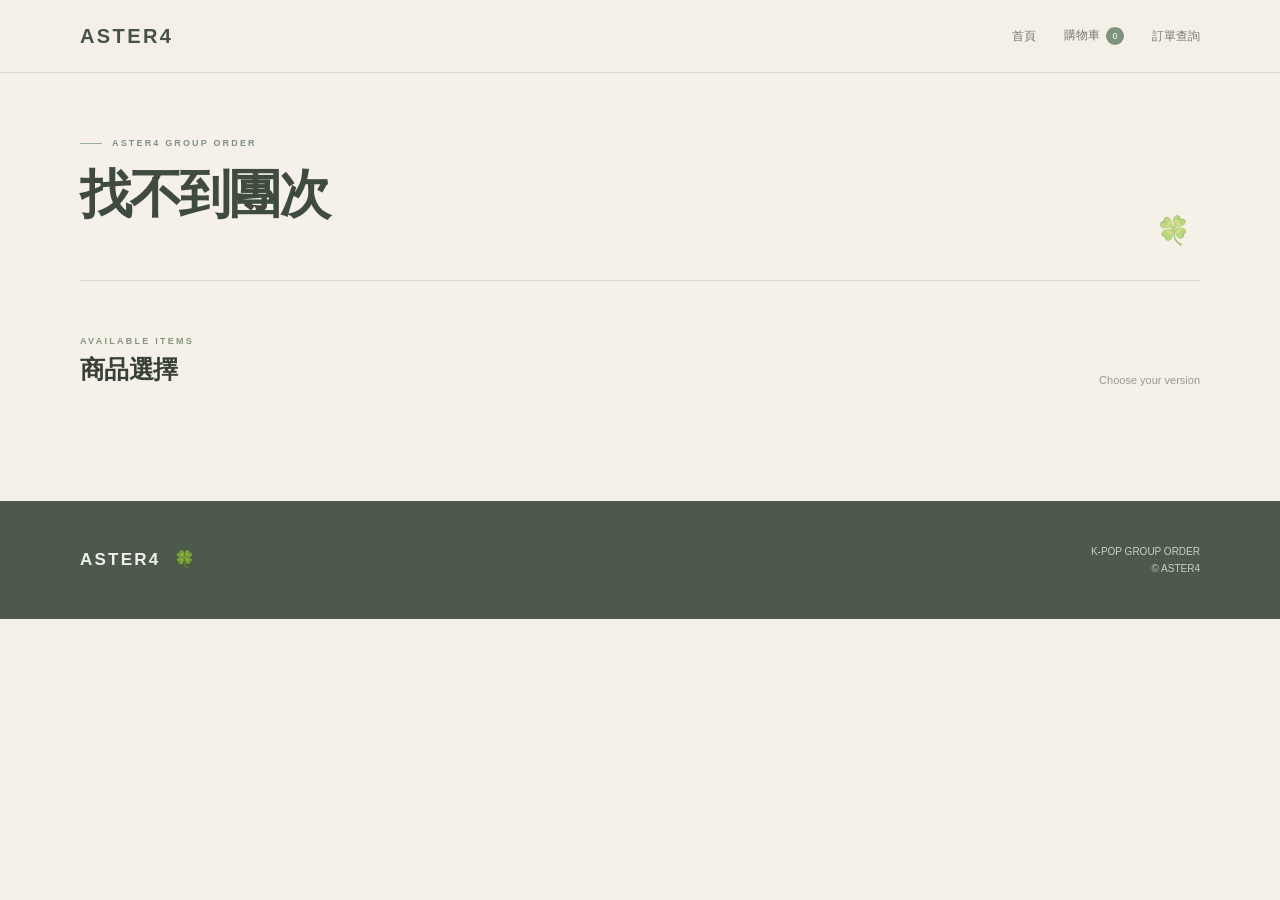
<file: product.html>
<!DOCTYPE html>
<html lang="zh-Hant">

<head>

  <meta charset="UTF-8">

  <meta
    name="viewport"
    content="width=device-width, initial-scale=1.0"
  >

  <title>ASTER4｜GROUP ORDER</title>


  <style>

    * {
      box-sizing: border-box;
    }


    html {
      scroll-behavior: smooth;
    }


    body {
      margin: 0;

      background: #f5f1e8;

      color: #292925;

      font-family:
        "Noto Sans TC",
        "Noto Sans",
        -apple-system,
        BlinkMacSystemFont,
        "PingFang TC",
        "Microsoft JhengHei",
        sans-serif;

      -webkit-font-smoothing: antialiased;
    }


    a {
      color: inherit;
      text-decoration: none;
    }


    button {
      font: inherit;
    }


    /* =====================================================
       HEADER
    ===================================================== */

    .site-header {
      width: 100%;

      border-bottom: 1px solid #ddd8cc;

      background: rgba(
        245,
        241,
        232,
        0.96
      );
    }


    .header-inner {
      width: min(
        1120px,
        calc(100% - 48px)
      );

      height: 72px;

      margin: 0 auto;

      display: flex;

      align-items: center;

      justify-content: space-between;
    }


    .logo {
      color: #465344;

      font-size: 20px;

      font-weight: 700;

      letter-spacing: 0.12em;
    }


    .header-nav {
      display: flex;

      align-items: center;

      gap: 28px;
    }


    .header-nav a {
      color: #74776f;

      font-size: 12px;

      transition: color 0.2s ease;
    }


    .header-nav a:hover {
      color: #4e5f4b;
    }


    .cart-count {
      display: inline-flex;

      align-items: center;

      justify-content: center;

      min-width: 18px;

      height: 18px;

      margin-left: 3px;

      border-radius: 50%;

      background: #7f927d;

      color: #fff;

      font-size: 9px;
    }


    /* =====================================================
       GROUP HERO
    ===================================================== */

    .group-hero {
      position: relative;

      width: min(
        1120px,
        calc(100% - 48px)
      );

      margin: 0 auto;

      padding: 65px 0 55px;

      border-bottom: 1px solid #ddd8cc;
    }


    .group-hero-label {
      display: flex;

      align-items: center;

      gap: 10px;

      margin-bottom: 17px;

      color: #82927f;

      font-size: 9px;

      font-weight: 700;

      letter-spacing: 0.24em;
    }


    .group-hero-label::before {
      content: "";

      width: 22px;

      height: 1px;

      background: #9caf98;
    }


    .group-info .group-id {
      display: none;
    }


    .group-info h1 {
      margin: 0;

      max-width: 760px;

      color: #3f4b3d;

      font-size: clamp(
        38px,
        5vw,
        52px
      );

      line-height: 1.15;

      font-weight: 650;

      letter-spacing: -0.045em;
    }


    .group-info p {
      margin: 13px 0 0;

      color: #85867f;

      font-size: 13px;

      line-height: 1.8;

      letter-spacing: 0.05em;
    }


    .hero-clover {
      position: absolute;

      right: 8px;

      bottom: 32px;

      color: #82977d;

      font-size: 28px;

      opacity: 0.55;

      transform: rotate(-8deg);
    }


    /* =====================================================
       PRODUCT SECTION
    ===================================================== */

    .products-section {
      padding: 55px 0 90px;
    }


    .products-inner {
      width: min(
        1120px,
        calc(100% - 48px)
      );

      margin: 0 auto;
    }


    .products-heading {
      display: flex;

      align-items: flex-end;

      justify-content: space-between;

      margin-bottom: 25px;
    }


    .products-heading-label {
      display: block;

      margin-bottom: 7px;

      color: #879582;

      font-size: 9px;

      font-weight: 700;

      letter-spacing: 0.25em;
    }


    .products-heading h2 {
      margin: 0;

      color: #394137;

      font-size: 25px;

      font-weight: 650;

      letter-spacing: -0.03em;
    }


    .products-heading-note {
      color: #99978f;

      font-size: 11px;
    }


    /* =====================================================
       PRODUCT LIST
    ===================================================== */

    .product-list {
      display: flex;

      flex-direction: column;

      gap: 12px;
    }


    /* =====================================================
       HORIZONTAL PRODUCT CARD
    ===================================================== */

    .product-item {
      width: 100%;

      min-height: 138px;

      display: flex;

      align-items: stretch;

      overflow: hidden;

      background: #fbfaf6;

      border: 1px solid #e0dbd0;

      transition:
        transform 0.2s ease,
        box-shadow 0.2s ease;
    }


    .product-item:hover {
      transform: translateY(-2px);

      box-shadow:
        0 12px 25px
        rgba(
          75,
          79,
          67,
          0.08
        );
    }


    /* =====================================================
       SMALL IMAGE
    ===================================================== */

    .product-item-image {
      width: 138px;

      min-width: 138px;

      height: 138px;

      overflow: hidden;

      background: #e7e3da;
    }


    .product-item-image img {
      display: block;

      width: 100%;

      height: 100%;

      object-fit: cover;

      transition:
        transform 0.35s ease;
    }


    .product-item:hover
    .product-item-image img {
      transform: scale(1.035);
    }


    .no-image {
      width: 100%;

      height: 100%;

      display: flex;

      align-items: center;

      justify-content: center;

      color: #999890;

      font-size: 9px;

      letter-spacing: 0.2em;
    }


    /* =====================================================
       PRODUCT INFO
    ===================================================== */

    .product-item-info {
      flex: 1;

      min-width: 0;

      padding: 22px 25px;

      display: flex;

      flex-direction: column;

      justify-content: center;
    }


    .product-channel {
      margin-bottom: 6px;

      color: #82927f;

      font-size: 9px;

      font-weight: 700;

      letter-spacing: 0.15em;

      text-transform: uppercase;
    }


    .product-item-name {
      margin: 0;

      color: #3d423b;

      font-size: 17px;

      line-height: 1.5;

      font-weight: 650;

      letter-spacing: -0.02em;
    }


    .product-version {
      margin-top: 5px;

      color: #85867f;

      font-size: 11px;

      line-height: 1.7;
    }


    /* =====================================================
       STATUS
    ===================================================== */

    .product-status {
      width: fit-content;

      margin-top: 9px;

      padding: 4px 8px;

      border-radius: 2px;

      font-size: 8px;

      letter-spacing: 0.08em;
    }


    .product-status.is-open {
      background: #e0e9dd;

      color: #60735d;
    }


    .product-status.is-closed {
      background: #e7e4dd;

      color: #8b8981;
    }


    /* =====================================================
       ACTION AREA
    ===================================================== */

    .product-action {
      width: 170px;

      min-width: 170px;

      padding: 22px;

      display: flex;

      align-items: center;

      justify-content: center;

      border-left: 1px solid #e4dfd5;
    }


    .buy-button {
      width: 100%;

      min-height: 42px;

      border: 1px solid #71836e;

      border-radius: 2px;

      background: #71836e;

      color: #fff;

      cursor: pointer;

      font-size: 10px;

      font-weight: 600;

      letter-spacing: 0.08em;

      transition:
        background 0.2s ease,
        transform 0.2s ease;
    }


    .buy-button:hover {
      background: #60725d;

      transform: translateY(-1px);
    }


    .disabled-button {
      width: 100%;

      min-height: 42px;

      display: flex;

      align-items: center;

      justify-content: center;

      border: 1px solid #d2cec5;

      border-radius: 2px;

      background: #e8e5dd;

      color: #8d8b83;

      font-size: 10px;
    }


    /* =====================================================
       FOOTER
    ===================================================== */

    .site-footer {
      padding: 42px 0;

      background: #4d594b;

      color: #eef1eb;
    }


    .footer-inner {
      width: min(
        1120px,
        calc(100% - 48px)
      );

      margin: 0 auto;

      display: flex;

      align-items: center;

      justify-content: space-between;
    }


    .footer-logo {
      font-size: 17px;

      font-weight: 700;

      letter-spacing: 0.13em;
    }


    .footer-clover {
      margin-left: 7px;

      opacity: 0.7;
    }


    .footer-text {
      color: #c9d0c6;

      font-size: 10px;

      line-height: 1.7;

      text-align: right;
    }


    /* =====================================================
       LOADING
    ===================================================== */

    .loading-state {
      padding: 65px 20px;

      color: #8f8f87;

      text-align: center;

      font-size: 12px;

      letter-spacing: 0.05em;
    }


    /* =====================================================
       TABLET
    ===================================================== */

    @media (max-width: 800px) {


      .header-inner {
        width: calc(100% - 30px);

        height: 65px;
      }


      .logo {
        font-size: 18px;
      }


      .header-nav {
        gap: 14px;
      }


      .header-nav a {
        font-size: 10px;
      }


      .group-hero {
        width: calc(100% - 30px);

        padding: 52px 0 45px;
      }


      .group-info h1 {
        font-size: 39px;
      }


      .hero-clover {
        right: 0;

        bottom: 25px;

        font-size: 24px;
      }


      .products-section {
        padding: 50px 0 70px;
      }


      .products-inner {
        width: calc(100% - 30px);
      }


      .products-heading {
        display: block;

        margin-bottom: 22px;
      }


      .products-heading h2 {
        font-size: 23px;
      }


      .products-heading-note {
        margin-top: 8px;
      }


      .product-item {
        min-height: 120px;
      }


      .product-item-image {
        width: 120px;

        min-width: 120px;

        height: 120px;
      }


      .product-item-info {
        padding: 17px 18px;
      }


      .product-item-name {
        font-size: 15px;
      }


      .product-version {
        font-size: 10px;
      }


      .product-action {
        width: 130px;

        min-width: 130px;

        padding: 15px;
      }


      .buy-button,
      .disabled-button {
        min-height: 38px;

        font-size: 9px;
      }


      .footer-inner {
        width: calc(100% - 30px);

        display: block;
      }


      .footer-text {
        margin-top: 13px;

        text-align: left;
      }

    }


    /* =====================================================
       MOBILE
    ===================================================== */

    @media (max-width: 560px) {


      .product-item {
        min-height: 112px;
      }


      .product-item-image {
        width: 100px;

        min-width: 100px;

        height: 112px;
      }


      .product-item-info {
        padding: 14px 14px;
      }


      .product-channel {
        margin-bottom: 4px;

        font-size: 8px;
      }


      .product-item-name {
        font-size: 14px;

        line-height: 1.4;
      }


      .product-version {
        margin-top: 3px;

        font-size: 9px;
      }


      .product-status {
        margin-top: 6px;

        padding: 3px 6px;

        font-size: 7px;
      }


      .product-action {
        width: 100px;

        min-width: 100px;

        padding: 10px;
      }


      .buy-button,
      .disabled-button {
        min-height: 36px;

        padding: 0 6px;

        font-size: 8px;
      }

    }


    /* =====================================================
       VERY SMALL MOBILE
    ===================================================== */

    @media (max-width: 390px) {


      .product-item-image {
        width: 82px;

        min-width: 82px;
      }


      .product-item-info {
        padding: 12px 10px;
      }


      .product-item-name {
        font-size: 13px;
      }


      .product-action {
        width: 88px;

        min-width: 88px;

        padding: 8px;
      }

    }

  </style>

</head>



<body>


  <!-- =====================================================
       HEADER
  ====================================================== -->

  <header class="site-header">

    <div class="header-inner">


      <a
        href="index.html"
        class="logo"
      >
        ASTER4
      </a>


      <nav class="header-nav">


        <a href="index.html">
          首頁
        </a>


        <a href="cart.html">
          購物車
          <span
            id="cart-count"
            class="cart-count"
          >
            0
          </span>
        </a>


        <a href="order-search.html">
          訂單查詢
        </a>


      </nav>


    </div>

  </header>



  <!-- =====================================================
       GROUP HERO
  ====================================================== -->

  <section class="group-hero">


    <div class="group-hero-label">
      ASTER4 GROUP ORDER
    </div>


    <section
      id="group-info"
      class="group-info"
    >

      <div class="loading-state">
        載入中...
      </div>

    </section>


    <div class="hero-clover">
      🍀
    </div>


  </section>



  <!-- =====================================================
       PRODUCTS
  ====================================================== -->

  <section class="products-section">


    <div class="products-inner">


      <div class="products-heading">


        <div>

          <span class="products-heading-label">
            AVAILABLE ITEMS
          </span>


          <h2>
            商品選擇
          </h2>

        </div>


        <div class="products-heading-note">
          Choose your version
        </div>


      </div>



      <section
        id="product-list"
        class="product-list"
      >

      </section>


    </div>


  </section>



  <!-- =====================================================
       FOOTER
  ====================================================== -->

  <footer class="site-footer">


    <div class="footer-inner">


      <div class="footer-logo">

        ASTER4

        <span class="footer-clover">
          🍀
        </span>

      </div>


      <div class="footer-text">

        K-POP GROUP ORDER<br>

        © ASTER4

      </div>


    </div>


  </footer>



  <script src="product.js?v=3"></script>



  <!-- =====================================================
       CART COUNT
  ====================================================== -->

  <script>

    function updateCartCount() {

      try {

        const cart =
          JSON.parse(
            localStorage.getItem(
              "ASTER4_CART"
            ) || "[]"
          );


        const count =
          cart.reduce(
            function(total, item) {

              return (
                total +
                Number(
                  item.quantity || 0
                )
              );

            },
            0
          );


        const element =
          document.getElementById(
            "cart-count"
          );


        if (element) {

          element.textContent =
            count;

        }

      } catch (error) {

        console.error(
          "購物車數量讀取失敗：",
          error
        );

      }

    }


    document.addEventListener(
      "DOMContentLoaded",
      function() {

        updateCartCount();

      }
    );

  </script>


</body>

</html>
</file>
<file: style.css>
/* =========================
   ASTER4｜Basic Style
   ========================= */

* {
  box-sizing: border-box;
  margin: 0;
  padding: 0;
}

body {
  font-family: Arial, "Noto Sans TC", sans-serif;
  background: #fafafa;
  color: #222;
  line-height: 1.6;
}

/* Header */

header {
  width: 100%;
  padding: 22px 6%;
  display: flex;
  justify-content: space-between;
  align-items: center;
  background: #ffffff;
  border-bottom: 1px solid #eeeeee;
}

.logo {
  font-size: 24px;
  font-weight: 700;
  letter-spacing: 2px;
}

.order-link {
  text-decoration: none;
  color: #222;
  font-size: 14px;
}

/* Hero */

.hero {
  max-width: 1200px;
  margin: 0 auto;
  padding: 90px 6% 70px;
  text-align: center;
}

.hero h1 {
  font-size: 48px;
  letter-spacing: 6px;
  margin-bottom: 12px;
}

.hero p {
  color: #777;
  font-size: 15px;
}

/* Section */

.section {
  max-width: 1200px;
  margin: 0 auto;
  padding: 0 6% 80px;
}

.section-title {
  margin-bottom: 28px;
}

.section-title h2 {
  font-size: 24px;
  letter-spacing: 2px;
}

.section-title p {
  margin-top: 5px;
  color: #888;
  font-size: 13px;
}

/* Product Grid */

.product-grid {
  display: grid;
  grid-template-columns: repeat(3, 1fr);
  gap: 24px;
}

/* Product Card */

.product-card {
  background: #ffffff;
  border-radius: 18px;
  overflow: hidden;
  border: 1px solid #eeeeee;
  transition: transform 0.25s ease, box-shadow 0.25s ease;
  text-decoration: none;
  color: inherit;
}

.product-card:visited {
  color: inherit;
}

.product-card:hover {
  color: inherit;
  text-decoration: none;
}

.product-card:hover {
  transform: translateY(-4px);
  box-shadow: 0 10px 30px rgba(0, 0, 0, 0.08);
}
.product-image {
  width: 100%;
  aspect-ratio: 1 / 1;
  object-fit: cover;
  display: block;
}

.product-info {
  padding: 18px;
}

.product-group {
  font-size: 12px;
  color: #999;
  margin-bottom: 5px;
}

.product-name {
  font-size: 17px;
  font-weight: 600;
}
/* Product Card */

a.product-card {
  display: block;
  color: #222;
  text-decoration: none;
}

a.product-card:link,
a.product-card:visited,
a.product-card:hover,
a.product-card:active {
  color: #222;
  text-decoration: none;
}

.product-card {
  background: #ffffff;
  border-radius: 18px;
  overflow: hidden;
  border: 1px solid #eeeeee;
  transition: transform 0.25s ease, box-shadow 0.25s ease;
  text-decoration: none;
  color: inherit;
}

.product-card:visited {
  color: inherit;
}

.product-card:hover {
  color: inherit;
  text-decoration: none;
}

.product-card:hover {
  transform: translateY(-4px);
  box-shadow: 0 10px 30px rgba(0, 0, 0, 0.08);
}

.product-image {
  width: 100%;
  aspect-ratio: 1 / 1;
  object-fit: cover;
  display: block;
}

.product-info {
  padding: 18px;
}

.product-group {
  font-size: 12px;
  color: #999;
  margin-bottom: 5px;
}

.product-name {
  font-size: 17px;
  font-weight: 600;
}
/* Footer */

footer {
  padding: 40px 20px;
  text-align: center;
  color: #999;
  font-size: 12px;
  border-top: 1px solid #eeeeee;
}

/* Mobile */

@media (max-width: 768px) {

  header {
    padding: 18px 5%;
  }

  .hero {
    padding: 65px 5% 50px;
  }

  .hero h1 {
    font-size: 36px;
    letter-spacing: 4px;
  }

  .product-grid {
    grid-template-columns: repeat(2, 1fr);
    gap: 14px;
  }

  .product-info {
    padding: 14px;
  }

  .product-name {
    font-size: 15px;
  }
}

@media (max-width: 480px) {

  .product-grid {
    grid-template-columns: 1fr;
  }

}
/* =========================
   Product Detail Page
   ========================= */

.product-detail {
  max-width: 1100px;
  margin: 0 auto;
  padding: 70px 6%;
  display: grid;
  grid-template-columns: 1fr 1fr;
  gap: 70px;
  align-items: center;
}

.product-detail-image {
  width: 100%;
  max-width: 520px;
  margin: 0 auto;
  overflow: hidden;
  border-radius: 24px;
  background: #f3f3f3;
}

.product-detail-image img {
  width: 100%;
  aspect-ratio: 1 / 1;
  object-fit: cover;
  display: block;
}

.product-detail-info {
  max-width: 480px;
}

.product-detail-info .product-group {
  font-size: 13px;
  color: #999;
  margin-bottom: 12px;
}

.product-detail-info h1 {
  font-size: 34px;
  line-height: 1.3;
  margin-bottom: 20px;
  letter-spacing: 1px;
}

.product-description {
  color: #777;
  font-size: 15px;
  line-height: 1.8;
  margin-bottom: 28px;
}

.product-price {
  font-size: 24px;
  font-weight: 600;
  margin-bottom: 30px;
}

.buy-button {
  width: 100%;
  max-width: 320px;
  padding: 15px 25px;
  border: none;
  border-radius: 999px;
  background: #222;
  color: #fff;
  font-size: 15px;
  cursor: pointer;
  transition: opacity 0.2s ease;
   
   text-decoration: none;
display: inline-block;
text-align: center;
}

.buy-button:hover {
  opacity: 0.75;
}


/* Mobile */

@media (max-width: 768px) {

  .product-detail {
    grid-template-columns: 1fr;
    gap: 35px;
    padding: 45px 5% 60px;
  }

  .product-detail-image {
    max-width: 600px;
  }

  .product-detail-info {
    max-width: none;
  }

  .product-detail-info h1 {
    font-size: 27px;
  }

  .buy-button {
    max-width: none;
  }

}
/* =========================
   Order Page
   ========================= */

.order-page {
  max-width: 760px;
  margin: 0 auto;
  padding: 70px 6% 90px;
}

.order-title {
  margin-bottom: 45px;
}

.order-title .product-group {
  font-size: 13px;
  color: #999;
  margin-bottom: 10px;
}

.order-title h1 {
  font-size: 36px;
  letter-spacing: 2px;
  margin-bottom: 10px;
}

.order-title p {
  color: #888;
  font-size: 14px;
}


/* Form Section */

.form-section {
  background: #ffffff;
  border: 1px solid #eeeeee;
  border-radius: 20px;
  padding: 28px;
  margin-bottom: 22px;
}

.form-section h2 {
  font-size: 18px;
  margin-bottom: 24px;
  letter-spacing: 1px;
}


/* Product */

.order-product {
  display: flex;
  align-items: center;
  gap: 20px;
}

.order-product img {
  width: 110px;
  height: 110px;
  object-fit: cover;
  border-radius: 14px;
}

.order-product .product-name {
  margin-bottom: 6px;
}

.order-product .product-price {
  font-size: 18px;
  margin-bottom: 16px;
}


/* Quantity */

.quantity-box {
  display: flex;
  align-items: center;
  gap: 12px;
}

.quantity-box label {
  font-size: 13px;
  color: #777;
}

.quantity-box input {
  width: 75px;
  padding: 9px 10px;
  border: 1px solid #dddddd;
  border-radius: 10px;
  font-size: 15px;
}


/* Form */

.form-group {
  margin-bottom: 20px;
}

.form-group:last-child {
  margin-bottom: 0;
}

.form-group label {
  display: block;
  font-size: 14px;
  margin-bottom: 8px;
  font-weight: 600;
}

.form-group input,
.form-group textarea {
  width: 100%;
  padding: 13px 15px;
  border: 1px solid #dddddd;
  border-radius: 12px;
  font-family: inherit;
  font-size: 14px;
  outline: none;
  transition: border-color 0.2s ease;
}

.form-group input:focus,
.form-group textarea:focus {
  border-color: #999999;
}

.form-group textarea {
  resize: vertical;
}


/* Submit */

.order-submit {
  text-align: center;
  margin-top: 35px;
}

.order-submit .buy-button {
  max-width: 400px;
}


/* Mobile */

@media (max-width: 600px) {

  .order-page {
    padding: 45px 5% 70px;
  }

  .order-title h1 {
    font-size: 30px;
  }

  .form-section {
    padding: 22px;
    border-radius: 17px;
  }

  .order-product {
    align-items: flex-start;
  }

  .order-product img {
    width: 90px;
    height: 90px;
  }

}
/* Fix product card link style */

a.product-card,
a.product-card:link,
a.product-card:visited,
a.product-card:hover,
a.product-card:active {
  color: inherit;
  text-decoration: none;
}
/* =========================
   Order Search Page
   ========================= */

.search-page {
  max-width: 760px;
  margin: 0 auto;
  padding: 70px 6% 90px;
}

.search-title {
  text-align: center;
  margin-bottom: 40px;
}

.search-title h1 {
  font-size: 36px;
  letter-spacing: 2px;
  margin-bottom: 12px;
}

.search-title p {
  color: #888;
  font-size: 14px;
}

.search-form {
  background: #ffffff;
  border: 1px solid #eeeeee;
  border-radius: 20px;
  padding: 32px;
}

.search-button {
  display: block;
  margin: 30px auto 0;
}

.search-result {
  margin-top: 30px;
}

@media (max-width: 600px) {

  .search-page {
    padding: 45px 5% 70px;
  }

  .search-title h1 {
    font-size: 30px;
  }

  .search-form {
    padding: 22px;
  }

  .search-button {
    max-width: none;
  }

}
/* =========================
   Product Page
========================= */

.product-page {
  max-width: 1180px;
  margin: 0 auto;
  padding: 60px 24px 100px;
}


/* Group title */

.group-info {
  text-align: center;
  margin-bottom: 50px;
}

.group-info .group-id {
  font-size: 13px;
  letter-spacing: 2px;
  color: #999;
  margin-bottom: 12px;
}

.group-info h1 {
  margin: 0;
  font-size: 32px;
  font-weight: 600;
}

.group-info p {
  margin-top: 10px;
  color: #999;
}


/* Product grid */

.product-list {
  display: grid;
  grid-template-columns: repeat(3, 1fr);
  gap: 28px;
}


/* Product card */

.product-item {
  background: #fff;
  border: 1px solid #eeeeee;
  border-radius: 20px;
  overflow: hidden;
  transition:
    transform 0.25s ease,
    box-shadow 0.25s ease;
}

.product-item:hover {
  transform: translateY(-5px);
  box-shadow:
    0 15px 35px rgba(0, 0, 0, 0.08);
}


/* Image */

.product-item-image {
  width: 100%;
  aspect-ratio: 1 / 1;
  background: #f7f7f7;
  overflow: hidden;
}

.product-item-image img {
  width: 100%;
  height: 100%;
  object-fit: cover;
  display: block;
}

.no-image {
  width: 100%;
  height: 100%;
  display: flex;
  align-items: center;
  justify-content: center;

  color: #bbb;
  font-size: 14px;
  letter-spacing: 2px;
}


/* Information */

.product-item-info {
  padding: 20px;
}

.product-channel {
  font-size: 12px;
  color: #999;
  letter-spacing: 1px;
  margin-bottom: 8px;
}

.product-item-name {
  margin: 0;
  font-size: 17px;
  font-weight: 600;
  line-height: 1.5;
}

.product-version {
  margin-top: 8px;
  font-size: 14px;
  color: #666;
}


/* Status */

.product-status {
  display: inline-block;
  margin-top: 14px;
  padding: 5px 10px;
  border-radius: 999px;
  font-size: 12px;
}

.product-status.is-open {
  background: #f1f7f3;
  color: #5c8068;
}

.product-status.is-closed {
  background: #f3f3f3;
  color: #999;
}


/* Button */

.product-action {
  margin-top: 18px;
}

.buy-button,
.disabled-button {
  display: flex;
  align-items: center;
  justify-content: center;

  width: 100%;
  min-height: 44px;

  border-radius: 10px;

  font-size: 14px;
  text-decoration: none;

  box-sizing: border-box;
}

.buy-button {
  background: #222;
  color: #fff;
}

.buy-button:hover {
  background: #444;
  color: #fff;
}

.disabled-button {
  background: #f5f5f5;
  color: #aaa;
}


/* Mobile */

@media (max-width: 768px) {

  .product-page {
    padding:
      40px 16px 70px;
  }

  .group-info h1 {
    font-size: 25px;
  }

  .product-list {
    grid-template-columns: 1fr;
    gap: 20px;
  }
/* =========================
   ASTER4｜Cart Page
========================= */

.cart-page {
  width: min(100% - 40px, 1080px);
  margin: 0 auto;
  padding: 70px 0 100px;
}


/* =========================
   Cart Header
========================= */

.cart-title {
  margin-bottom: 42px;
}

.cart-title span {
  display: block;

  margin-bottom: 10px;

  font-size: 11px;
  letter-spacing: 2px;

  color: #999;
}

.cart-title h1 {
  margin: 0;

  font-size: 34px;
  font-weight: 600;

  letter-spacing: 1px;
}

.cart-title p {
  margin: 10px 0 0;

  font-size: 14px;

  color: #999;
}

/* =========================
   Cart List
========================= */

.cart-list {
  display: flex;
  flex-direction: column;
  gap: 14px;
}


/* =========================
   Cart Item
========================= */

.cart-item {
  display: flex;
  width: 100%;
  min-height: 190px;

  background: #fff;

  border: 1px solid #eeeeee;
  border-radius: 16px;

  overflow: hidden;

  transition:
    box-shadow 0.25s ease,
    transform 0.25s ease;
}

.cart-item:hover {
  transform: translateY(-2px);

  box-shadow:
    0 12px 35px rgba(0, 0, 0, 0.06);
}


/* =========================
   Product Image
========================= */

.cart-item-image {
  width: 190px;
  min-width: 190px;
  aspect-ratio: 1 / 1;

  background: #f6f6f6;

  overflow: hidden;
}

.cart-item-image img {
  width: 100%;
  height: 100%;

  display: block;

  object-fit: cover;
}

.no-image {
  width: 100%;
  height: 100%;

  display: flex;
  align-items: center;
  justify-content: center;

  color: #bbb;

  font-size: 13px;
  letter-spacing: 2px;
}


/* =========================
   Product Info
========================= */

.cart-item-info {
  flex: 1;

  display: flex;
  flex-direction: column;

  padding: 25px 28px;
}

.cart-item-channel {
  margin-bottom: 8px;

  font-size: 11px;
  letter-spacing: 1px;

  color: #999;
}

.cart-item-info h2 {
  margin: 0;

  font-size: 18px;
  font-weight: 600;

  line-height: 1.5;
}

.cart-item-version {
  margin-top: 5px;

  font-size: 14px;

  color: #777;
}

.cart-item-price {
  margin-top: 14px;

  font-size: 15px;
  font-weight: 600;
}


/* =========================
   Bottom Controls
========================= */

.cart-item-bottom {
  display: flex;
  align-items: center;

  gap: 18px;

  margin-top: auto;
  padding-top: 20px;
}


/* =========================
   Quantity
========================= */

.quantity-control {
  display: inline-flex;
  align-items: center;

  height: 36px;

  border: 1px solid #dddddd;
  border-radius: 8px;

  overflow: hidden;

  background: #fff;
}

.quantity-control button {
  width: 36px;
  height: 36px;

  padding: 0;

  border: 0;

  background: transparent;

  color: #333;

  font-size: 18px;
  line-height: 1;

  cursor: pointer;

  transition:
    background 0.2s ease;
}

.quantity-control button:hover {
  background: #f5f5f5;
}

.quantity-control span {
  min-width: 36px;

  text-align: center;

  font-size: 14px;
}


/* =========================
   Subtotal
========================= */

.cart-item-subtotal {
  font-size: 14px;
  font-weight: 600;

  white-space: nowrap;
}


/* =========================
   Remove
========================= */

.remove-button {
  margin-left: auto;

  padding: 5px 0;

  border: 0;

  background: transparent;

  color: #aaa;

  font-size: 12px;

  cursor: pointer;

  transition:
    color 0.2s ease;
}

.remove-button:hover {
  color: #333;
}


/* =========================
   Cart Summary
========================= */

.cart-summary {
  margin-top: 30px;
}

.cart-summary-inner {
  display: flex;
  align-items: center;
  justify-content: space-between;

  padding: 26px 28px;

  border-top: 1px solid #eeeeee;
}


/* =========================
   Total
========================= */

.cart-total-label {
  margin-bottom: 4px;

  font-size: 12px;

  color: #999;
}

.cart-total {
  font-size: 25px;
  font-weight: 600;

  letter-spacing: 0.5px;
}


/* =========================
   Checkout Button
========================= */

.checkout-button {
  display: inline-flex;
  align-items: center;
  justify-content: center;

  min-width: 180px;
  height: 48px;

  padding: 0 28px;

  border-radius: 10px;

  background: #222;
  color: #fff;

  text-decoration: none;

  font-size: 14px;
  font-weight: 500;

  transition:
    background 0.2s ease,
    transform 0.2s ease;
}

.checkout-button:hover {
  background: #444;

  color: #fff;

  transform: translateY(-1px);
}


/* =========================
   Empty Cart
========================= */

.empty-cart {
  padding: 110px 20px;

  text-align: center;
}

.empty-cart-icon {
  margin-bottom: 18px;

  font-size: 42px;
  opacity: 0.55;
}

.empty-cart h2 {
  margin: 0;

  font-size: 22px;
  font-weight: 500;
}

.empty-cart p {
  margin: 10px 0 28px;

  color: #999;

  font-size: 14px;
}

.continue-button {
  display: inline-flex;
  align-items: center;
  justify-content: center;

  height: 44px;

  padding: 0 24px;

  border: 1px solid #222;
  border-radius: 9px;

  background: #222;
  color: #fff;

  text-decoration: none;

  font-size: 13px;

  transition:
    background 0.2s ease;
}

.continue-button:hover {
  background: #444;

  color: #fff;
}


/* =========================
   Mobile
========================= */

@media (max-width: 768px) {

  .cart-page {
    width: min(100% - 28px, 600px);

    padding: 45px 0 70px;
  }


  /* Header */

  .cart-header {
    margin-bottom: 30px;
  }

  .cart-header h1 {
    font-size: 28px;
  }


  /* Item */

  .cart-item {
    display: block;

    min-height: 0;
  }


  .cart-item:hover {
    transform: none;

    box-shadow: none;
  }


  /* Image */

  .cart-item-image {
    width: 100%;
    min-width: 0;

    aspect-ratio: 1 / 1;
  }


  /* Info */

  .cart-item-info {
    padding: 20px;
  }


  .cart-item-info h2 {
    font-size: 17px;
  }


  /* Controls */

  .cart-item-bottom {
    flex-wrap: wrap;

    gap: 12px;

    padding-top: 18px;
  }


  .remove-button {
    margin-left: auto;
  }


  /* Summary */

  .cart-summary-inner {
    display: flex;
    flex-direction: column;
    align-items: stretch;

    gap: 20px;

    padding: 24px 0;
  }


  .cart-total {
    font-size: 23px;
  }


  .checkout-button {
    width: 100%;
  }

}


/* =========================
   Small Mobile
========================= */

@media (max-width: 420px) {

  .cart-page {
    width: calc(100% - 24px);
  }


  .cart-item-info {
    padding: 18px;
  }


  .cart-item-bottom {
    display: grid;

    grid-template-columns: auto 1fr;

    align-items: center;
  }


  .cart-item-subtotal {
    justify-self: end;
  }


  .remove-button {
    margin-left: 0;

    justify-self: start;
  }

}
.product-grid {
  display: grid !important;

  grid-template-columns: repeat(3, 1fr) !important;

  gap: 24px !important;

  width: calc(100% - 40px) !important;

  max-width: 1100px !important;

  margin: 0 auto !important;
}

.product-grid .product-card {
  display: block !important;

  position: relative !important;

  width: 100% !important;

  visibility: visible !important;

  opacity: 1 !important;
}
   .product-image.no-image {
  width: 100%;
  aspect-ratio: 1 / 1;

  display: flex;
  align-items: center;
  justify-content: center;

  background: #f5f5f5;

  color: #aaa;

  font-size: 14px;
  letter-spacing: 2px;
}
/* =========================================================
   ASTER4｜CHECKOUT 正式版
   ========================================================= */


/* =========================
   頁面
========================= */

.checkout-page {
  width: min(1080px, calc(100% - 40px));
  margin: 0 auto;
  padding: 70px 0 100px;
}


/* =========================
   標題
========================= */

.checkout-header {
  margin-bottom: 50px;
}

.checkout-eyebrow {
  font-size: 11px;
  letter-spacing: 0.22em;
  color: #999;
  margin-bottom: 12px;
}

.checkout-header h1 {
  margin: 0;
  font-size: clamp(32px, 5vw, 48px);
  font-weight: 700;
  letter-spacing: -0.04em;
}

.checkout-header p {
  margin: 14px 0 0;
  color: #888;
  font-size: 14px;
}


/* =========================
   區塊
========================= */

.checkout-section {
  background: #fff;
  border: 1px solid #e8e8e8;
  border-radius: 18px;
  padding: 34px;
  margin-bottom: 24px;
}

.checkout-section-title {
  display: flex;
  align-items: center;
  justify-content: space-between;
  padding-bottom: 22px;
  margin-bottom: 8px;
  border-bottom: 1px solid #ededed;
}

.checkout-section-title span {
  display: block;
  font-size: 10px;
  letter-spacing: 0.2em;
  color: #aaa;
  margin-bottom: 7px;
}

.checkout-section-title h2 {
  margin: 0;
  font-size: 20px;
  font-weight: 650;
}


/* =========================
   商品
========================= */

.checkout-items {
  display: flex;
  flex-direction: column;
}


.checkout-item {
  display: grid;
  grid-template-columns: 110px 1fr;
  gap: 22px;
  padding: 24px 0;
  border-bottom: 1px solid #eeeeee;
}


.checkout-item:last-child {
  border-bottom: none;
}


.checkout-item-image {
  width: 110px;
  height: 110px;
  border-radius: 12px;
  overflow: hidden;
  background: #f5f5f5;
}


.checkout-item-image img {
  width: 100%;
  height: 100%;
  display: block;
  object-fit: cover;
}


.checkout-no-image {
  width: 100%;
  height: 100%;
  display: flex;
  align-items: center;
  justify-content: center;
  font-size: 11px;
  letter-spacing: 0.15em;
  color: #aaa;
}


.checkout-item-info {
  min-width: 0;
  display: flex;
  flex-direction: column;
  justify-content: center;
}


.checkout-item-group {
  font-size: 11px;
  color: #999;
  letter-spacing: 0.08em;
  margin-bottom: 5px;
}


.checkout-item-channel {
  font-size: 11px;
  color: #777;
  margin-bottom: 7px;
}


.checkout-item-info h3 {
  margin: 0;
  font-size: 17px;
  font-weight: 650;
  line-height: 1.5;
}


.checkout-item-version {
  margin-top: 5px;
  font-size: 13px;
  color: #777;
}


.checkout-item-bottom {
  display: flex;
  align-items: center;
  justify-content: space-between;
  gap: 20px;
  margin-top: 16px;
  font-size: 13px;
  color: #777;
}


.checkout-item-bottom strong {
  font-size: 16px;
  color: #222;
}


/* =========================
   總額
========================= */

.checkout-total {
  display: flex;
  justify-content: space-between;
  align-items: center;
  margin-top: 10px;
  padding-top: 26px;
  border-top: 1px solid #222;
}


.checkout-total span {
  font-size: 14px;
  font-weight: 600;
}


.checkout-total strong {
  font-size: 28px;
  font-weight: 700;
  letter-spacing: -0.03em;
}


/* =========================
   表單
========================= */

.checkout-form {
  padding-top: 12px;
}


.form-group {
  margin-bottom: 24px;
}


.form-group label {
  display: block;
  margin-bottom: 9px;
  font-size: 13px;
  font-weight: 600;
}


.form-group input,
.form-group select,
.form-group textarea {
  width: 100%;
  box-sizing: border-box;
  border: 1px solid #dddddd;
  border-radius: 10px;
  padding: 14px 15px;
  background: #fafafa;
  color: #222;
  font-family: inherit;
  font-size: 14px;
  outline: none;
  transition:
    border-color 0.2s ease,
    background 0.2s ease;
}


.form-group input:focus,
.form-group select:focus,
.form-group textarea:focus {
  border-color: #222;
  background: #fff;
}


.form-group textarea {
  resize: vertical;
  min-height: 110px;
}


/* =========================
   送出按鈕
========================= */

.checkout-submit {
  width: 100%;
  margin-top: 10px;
  border: none;
  border-radius: 12px;
  padding: 17px 20px;
  background: #222;
  color: #fff;
  font-family: inherit;
  font-size: 15px;
  font-weight: 650;
  letter-spacing: 0.04em;
  cursor: pointer;
  transition:
    transform 0.15s ease,
    opacity 0.2s ease;
}


.checkout-submit:hover {
  opacity: 0.88;
}


.checkout-submit:active {
  transform: scale(0.99);
}


/* =========================
   空購物車
========================= */

.checkout-empty {
  padding: 60px 20px;
  text-align: center;
  color: #888;
}


.back-to-shop {
  display: inline-block;
  margin-top: 20px;
  color: #222;
  font-size: 13px;
  text-decoration: underline;
}


/* =========================
   手機版
========================= */

@media (max-width: 700px) {

  .checkout-page {
    width: min(100% - 28px, 1080px);
    padding: 45px 0 70px;
  }


  .checkout-header {
    margin-bottom: 32px;
  }


  .checkout-header h1 {
    font-size: 34px;
  }


  .checkout-section {
    padding: 22px 18px;
    border-radius: 14px;
  }


  .checkout-item {
    grid-template-columns: 82px 1fr;
    gap: 14px;
    padding: 20px 0;
  }


  .checkout-item-image {
    width: 82px;
    height: 82px;
    border-radius: 9px;
  }


  .checkout-item-info h3 {
    font-size: 14px;
  }


  .checkout-item-bottom {
    margin-top: 12px;
    font-size: 12px;
  }


  .checkout-item-bottom strong {
    font-size: 14px;
  }


  .checkout-total {
    padding-top: 22px;
  }


  .checkout-total strong {
    font-size: 23px;
  }

}
```css
/* =========================================================
   ASTER4 CHECKOUT｜正式版
   ========================================================= */


/* =========================
   基本
========================= */

.checkout-page {
  width: min(1180px, calc(100% - 48px));
  margin: 0 auto;
  padding: 64px 0 100px;
  color: #222;
}


/* =========================
   Hero
========================= */

.checkout-hero {
  position: relative;
  padding: 28px 0 54px;
  border-bottom: 1px solid #dedede;
  margin-bottom: 34px;
}


.checkout-hero::after {
  content: "";
  position: absolute;
  right: 0;
  bottom: -1px;
  width: 90px;
  height: 2px;
  background: #222;
}


.checkout-hero-label {
  margin-bottom: 14px;
  font-size: 11px;
  font-weight: 600;
  letter-spacing: 0.28em;
  color: #999;
}


.checkout-hero h1 {
  margin: 0;
  font-size: clamp(38px, 6vw, 64px);
  line-height: 1;
  letter-spacing: -0.055em;
  font-weight: 750;
}


.checkout-hero p {
  margin: 18px 0 0;
  color: #888;
  font-size: 14px;
  line-height: 1.7;
}


/* =========================
   上半部
========================= */

.checkout-overview {
  display: grid;
  grid-template-columns: minmax(0, 1.7fr) minmax(300px, 0.8fr);
  gap: 24px;
  align-items: start;
}


/* =========================
   商品區
========================= */

.checkout-products {
  background: #fff;
  border: 1px solid #e4e4e4;
  border-radius: 20px;
  overflow: hidden;
}


.checkout-heading {
  padding: 28px 30px 24px;
  border-bottom: 1px solid #e8e8e8;
}


.checkout-heading span {
  display: block;
  margin-bottom: 7px;
  font-size: 10px;
  font-weight: 650;
  letter-spacing: 0.22em;
  color: #aaa;
}


.checkout-heading h2 {
  margin: 0;
  font-size: 21px;
  line-height: 1.3;
  font-weight: 700;
  letter-spacing: -0.02em;
}


/* =========================
   商品列表
========================= */

.checkout-items {
  padding: 0 30px;
}


.checkout-item {
  display: grid;
  grid-template-columns: 112px minmax(0, 1fr);
  gap: 22px;
  padding: 26px 0;
  border-bottom: 1px solid #ededed;
}


.checkout-item:last-child {
  border-bottom: none;
}


/* =========================
   商品圖片
========================= */

.checkout-item-image {
  width: 112px;
  height: 112px;
  overflow: hidden;
  border-radius: 14px;
  background: #f3f3f3;
}


.checkout-item-image img {
  display: block;
  width: 100%;
  height: 100%;
  object-fit: cover;
}


.checkout-no-image {
  display: flex;
  align-items: center;
  justify-content: center;
  width: 100%;
  height: 100%;
  color: #aaa;
  font-size: 10px;
  letter-spacing: 0.18em;
}


/* =========================
   商品文字
========================= */

.checkout-item-info {
  min-width: 0;
  display: flex;
  flex-direction: column;
  justify-content: center;
}


.checkout-item-channel {
  margin-bottom: 7px;
  font-size: 11px;
  color: #999;
  letter-spacing: 0.06em;
}


.checkout-item-info h3 {
  margin: 0;
  color: #222;
  font-size: 17px;
  line-height: 1.5;
  font-weight: 680;
}


.checkout-item-version {
  margin-top: 6px;
  color: #777;
  font-size: 13px;
}


.checkout-item-bottom {
  display: flex;
  align-items: center;
  justify-content: space-between;
  gap: 20px;
  margin-top: 18px;
}


.checkout-item-bottom span {
  color: #888;
  font-size: 12px;
}


.checkout-item-bottom strong {
  color: #222;
  font-size: 16px;
  font-weight: 700;
}


/* =========================
   右側訂單摘要
========================= */

.checkout-summary {
  position: sticky;
  top: 24px;
  padding: 30px;
  background: #222;
  color: #fff;
  border-radius: 20px;
  box-sizing: border-box;
}


.checkout-summary-label {
  margin-bottom: 10px;
  font-size: 10px;
  letter-spacing: 0.23em;
  color: #999;
}


.checkout-summary h2 {
  margin: 0 0 34px;
  font-size: 22px;
  font-weight: 650;
  letter-spacing: -0.02em;
}


.summary-line {
  display: flex;
  justify-content: space-between;
  align-items: center;
  color: #aaa;
  font-size: 13px;
}


.summary-line span:last-child {
  color: #fff;
}


.summary-divider {
  width: 100%;
  height: 1px;
  margin: 22px 0;
  background: #444;
}


.summary-total {
  display: flex;
  flex-direction: column;
  gap: 9px;
}


.summary-total span {
  color: #aaa;
  font-size: 12px;
}


.summary-total strong {
  color: #fff;
  font-size: 30px;
  line-height: 1.2;
  letter-spacing: -0.04em;
}


.summary-note {
  margin: 26px 0 0;
  padding-top: 20px;
  border-top: 1px solid #444;
  color: #888;
  font-size: 11px;
  line-height: 1.7;
}


/* =========================
   訂購資料
========================= */

.checkout-information {
  margin-top: 24px;
  background: #fff;
  border: 1px solid #e4e4e4;
  border-radius: 20px;
  overflow: hidden;
}


.checkout-information .checkout-heading {
  padding-bottom: 25px;
}


.checkout-form {
  padding: 30px;
}


.form-grid {
  display: grid;
  grid-template-columns: 1fr 1fr;
  gap: 24px 20px;
}


.form-group {
  margin-bottom: 24px;
}


.form-grid .form-group {
  margin-bottom: 0;
}


.form-group label {
  display: block;
  margin-bottom: 9px;
  color: #333;
  font-size: 12px;
  font-weight: 650;
}


.form-group input,
.form-group select,
.form-group textarea {
  width: 100%;
  box-sizing: border-box;
  padding: 14px 15px;
  border: 1px solid #dedede;
  border-radius: 10px;
  outline: none;
  background: #fafafa;
  color: #222;
  font-family: inherit;
  font-size: 14px;
  transition:
    border-color 0.2s ease,
    background 0.2s ease,
    box-shadow 0.2s ease;
}


.form-group input::placeholder,
.form-group textarea::placeholder {
  color: #b2b2b2;
}


.form-group input:focus,
.form-group select:focus,
.form-group textarea:focus {
  border-color: #222;
  background: #fff;
  box-shadow: 0 0 0 3px rgba(0, 0, 0, 0.04);
}


.form-group textarea {
  min-height: 120px;
  resize: vertical;
}


/* =========================
   送出區
========================= */

.checkout-submit-area {
  display: flex;
  justify-content: flex-end;
  padding-top: 8px;
  margin-top: 6px;
  border-top: 1px solid #ededed;
}


.checkout-submit {
  min-width: 220px;
  margin-top: 26px;
  padding: 16px 28px;
  border: none;
  border-radius: 10px;
  background: #222;
  color: #fff;
  font-family: inherit;
  font-size: 14px;
  font-weight: 650;
  letter-spacing: 0.04em;
  cursor: pointer;
  transition:
    opacity 0.2s ease,
    transform 0.15s ease;
}


.checkout-submit:hover {
  opacity: 0.85;
}


.checkout-submit:active {
  transform: scale(0.985);
}


/* =========================
   空購物車
========================= */

.checkout-empty {
  padding: 60px 20px;
  text-align: center;
}


.checkout-empty p {
  margin: 0;
  color: #999;
  font-size: 14px;
}


.back-to-shop {
  display: inline-block;
  margin-top: 18px;
  color: #222;
  font-size: 13px;
  text-decoration: underline;
}


/* =========================
   平板
========================= */

@media (max-width: 900px) {

  .checkout-overview {
    grid-template-columns: 1fr;
  }


  .checkout-summary {
    position: static;
  }

}


/* =========================
   手機
========================= */

@media (max-width: 600px) {

  .checkout-page {
    width: calc(100% - 28px);
    padding: 38px 0 70px;
  }


  .checkout-hero {
    padding: 20px 0 38px;
    margin-bottom: 22px;
  }


  .checkout-hero h1 {
    font-size: 38px;
  }


  .checkout-hero p {
    font-size: 13px;
  }


  .checkout-products,
  .checkout-summary,
  .checkout-information {
    border-radius: 15px;
  }


  .checkout-heading {
    padding: 23px 20px 20px;
  }


  .checkout-items {
    padding: 0 20px;
  }


  .checkout-item {
    grid-template-columns: 82px minmax(0, 1fr);
    gap: 14px;
    padding: 20px 0;
  }


  .checkout-item-image {
    width: 82px;
    height: 82px;
    border-radius: 10px;
  }


  .checkout-item-info h3 {
    font-size: 14px;
  }


  .checkout-item-bottom {
    margin-top: 12px;
  }


  .checkout-item-bottom span {
    font-size: 11px;
  }


  .checkout-item-bottom strong {
    font-size: 14px;
  }


  .checkout-summary {
    padding: 24px 20px;
  }


  .checkout-summary h2 {
    margin-bottom: 28px;
  }


  .summary-total strong {
    font-size: 27px;
  }


  .checkout-form {
    padding: 23px 20px;
  }


  .form-grid {
    grid-template-columns: 1fr;
    gap: 0;
  }


  .form-grid .form-group {
    margin-bottom: 22px;
  }


  .checkout-submit-area {
    display: block;
  }


  .checkout-submit {
    width: 100%;
  }

}
/* =========================================================
   ASTER4 CHECKOUT — COMPLETE VISUAL OVERRIDE
   ========================================================= */


/* ---------- Page ---------- */

body:has(.checkout-page) {
  background: #f7f6f3 !important;
  color: #222 !important;
}


.checkout-page {
  width: min(1080px, calc(100% - 48px)) !important;
  margin: 0 auto !important;
  padding: 70px 0 100px !important;
}


/* ---------- Hero ---------- */

.checkout-page .checkout-hero {
  width: 100% !important;
  margin: 0 0 55px !important;
  padding: 0 !important;
  border: 0 !important;
}


.checkout-hero-top {
  display: flex !important;
  justify-content: space-between !important;
  align-items: center !important;

  margin-bottom: 28px !important;

  color: #999 !important;
  font-size: 10px !important;
  letter-spacing: .25em !important;
}


.checkout-hero h1 {
  margin: 0 !important;

  color: #171717 !important;

  font-size: clamp(48px, 7vw, 78px) !important;
  line-height: .95 !important;

  font-weight: 700 !important;

  letter-spacing: -.065em !important;
}


.checkout-hero p {
  margin: 22px 0 0 !important;

  color: #8b8b8b !important;

  font-size: 14px !important;
}


/* ---------- Section heading ---------- */

.section-heading {
  display: flex !important;
  align-items: flex-end !important;
  justify-content: space-between !important;

  padding-bottom: 20px !important;

  border-bottom: 1px solid #dcdad5 !important;
}


.section-heading span {
  display: block !important;

  margin: 0 0 7px !important;

  color: #999 !important;

  font-size: 9px !important;
  font-weight: 600 !important;

  letter-spacing: .25em !important;
}


.section-heading h2 {
  margin: 0 !important;

  color: #222 !important;

  font-size: 23px !important;
  font-weight: 650 !important;

  letter-spacing: -.03em !important;
}


/* ---------- Order ---------- */

.checkout-order {
  width: 100% !important;

  margin: 0 0 0 !important;

  padding: 0 !important;

  background: transparent !important;

  border: 0 !important;
}


.checkout-items {
  width: 100% !important;

  padding: 0 !important;
}


.checkout-item {
  display: grid !important;

  grid-template-columns: 150px 1fr !important;

  gap: 28px !important;

  padding: 28px 0 !important;

  border-bottom: 1px solid #e1dfda !important;

  background: transparent !important;
}


.checkout-item-image {
  width: 150px !important;
  height: 150px !important;

  border-radius: 0 !important;

  background: #eceae6 !important;

  overflow: hidden !important;
}


.checkout-item-image img {
  width: 100% !important;
  height: 100% !important;

  object-fit: cover !important;
}


.checkout-item-info {
  display: flex !important;

  flex-direction: column !important;

  justify-content: center !important;

  min-width: 0 !important;
}


.checkout-item-channel {
  margin-bottom: 8px !important;

  color: #999 !important;

  font-size: 10px !important;

  letter-spacing: .12em !important;
}


.checkout-item-info h3 {
  margin: 0 !important;

  color: #222 !important;

  font-size: 20px !important;

  font-weight: 600 !important;

  line-height: 1.45 !important;

  letter-spacing: -.025em !important;
}


.checkout-item-version {
  margin-top: 7px !important;

  color: #777 !important;

  font-size: 13px !important;
}


.checkout-item-bottom {
  display: flex !important;

  align-items: center !important;

  justify-content: space-between !important;

  margin-top: 25px !important;
}


.checkout-item-bottom span {
  color: #888 !important;

  font-size: 12px !important;
}


.checkout-item-bottom strong {
  color: #222 !important;

  font-size: 17px !important;

  font-weight: 650 !important;
}


/* ---------- Total ---------- */

.checkout-total-area {
  display: flex !important;

  justify-content: space-between !important;

  align-items: flex-end !important;

  margin: 42px 0 85px !important;

  padding: 30px 0 !important;

  border-top: 2px solid #222 !important;

  border-bottom: 1px solid #dcdad5 !important;
}


.checkout-total-label > span {
  display: block !important;

  margin-bottom: 12px !important;

  color: #999 !important;

  font-size: 9px !important;

  letter-spacing: .25em !important;
}


.checkout-total-label p {
  margin: 0 !important;

  color: #555 !important;

  font-size: 13px !important;
}


.checkout-total-label p strong {
  margin-left: 8px !important;

  color: #222 !important;
}


.checkout-total-price {
  text-align: right !important;
}


.checkout-total-price span {
  display: block !important;

  margin-bottom: 7px !important;

  color: #888 !important;

  font-size: 11px !important;
}


.checkout-total-price strong {
  color: #181818 !important;

  font-size: 34px !important;

  font-weight: 700 !important;

  letter-spacing: -.045em !important;
}


/* ---------- Information ---------- */

.checkout-information {
  width: 100% !important;

  margin: 0 !important;

  padding: 0 !important;

  background: transparent !important;

  border: 0 !important;
}


.checkout-form {
  padding: 35px 0 0 !important;
}


.form-row {
  display: grid !important;

  grid-template-columns: 1fr 1fr !important;

  gap: 28px !important;

  margin-bottom: 28px !important;
}


.form-group {
  margin: 0 !important;
}


.form-group label {
  display: block !important;

  margin-bottom: 10px !important;

  color: #444 !important;

  font-size: 11px !important;

  font-weight: 600 !important;
}


.form-group input,
.form-group select,
.form-group textarea {
  width: 100% !important;

  box-sizing: border-box !important;

  padding: 15px 0 !important;

  border: 0 !important;

  border-bottom: 1px solid #cfcfca !important;

  border-radius: 0 !important;

  background: transparent !important;

  outline: none !important;

  color: #222 !important;

  font-family: inherit !important;

  font-size: 14px !important;
}


.form-group input:focus,
.form-group select:focus,
.form-group textarea:focus {
  border-bottom-color: #222 !important;

  box-shadow: none !important;

  background: transparent !important;
}


.form-group textarea {
  min-height: 100px !important;

  resize: vertical !important;
}


.form-note {
  margin-top: 5px !important;
}


/* ---------- Submit ---------- */

.checkout-submit-row {
  display: flex !important;

  align-items: center !important;

  justify-content: space-between !important;

  gap: 30px !important;

  margin-top: 45px !important;

  padding-top: 25px !important;

  border-top: 1px solid #dcdad5 !important;
}


.checkout-submit-row p {
  margin: 0 !important;

  color: #999 !important;

  font-size: 11px !important;

  line-height: 1.6 !important;
}


.checkout-submit {
  flex-shrink: 0 !important;

  min-width: 230px !important;

  padding: 17px 28px !important;

  border: 0 !important;

  border-radius: 0 !important;

  background: #222 !important;

  color: #fff !important;

  font-family: inherit !important;

  font-size: 12px !important;

  font-weight: 600 !important;

  letter-spacing: .08em !important;

  cursor: pointer !important;

  transition: opacity .2s ease !important;
}


.checkout-submit:hover {
  opacity: .78 !important;
}


/* ---------- Mobile ---------- */

@media (max-width: 700px) {

  .checkout-page {
    width: calc(100% - 30px) !important;

    padding: 45px 0 70px !important;
  }


  .checkout-hero {
    margin-bottom: 40px !important;
  }


  .checkout-hero h1 {
    font-size: 45px !important;
  }


  .checkout-hero-top {
    margin-bottom: 22px !important;
  }


  .checkout-item {
    grid-template-columns: 88px 1fr !important;

    gap: 16px !important;

    padding: 20px 0 !important;
  }


  .checkout-item-image {
    width: 88px !important;
    height: 88px !important;
  }


  .checkout-item-info h3 {
    font-size: 15px !important;
  }


  .checkout-item-bottom {
    margin-top: 15px !important;
  }


  .checkout-item-bottom strong {
    font-size: 14px !important;
  }


  .checkout-total-area {
    margin: 30px 0 60px !important;

    padding: 24px 0 !important;
  }


  .checkout-total-price strong {
    font-size: 27px !important;
  }


  .form-row {
    grid-template-columns: 1fr !important;

    gap: 25px !important;

    margin-bottom: 25px !important;
  }


  .checkout-submit-row {
    align-items: stretch !important;

    flex-direction: column !important;

    gap: 18px !important;

    margin-top: 35px !important;
  }


  .checkout-submit {
    width: 100% !important;
  }

}
</file>
<file: cart.css>
/* ==================================================
   ASTER4
   CART PAGE
================================================== */


/* =========================
   Page
========================= */

.cart-page {
  width: calc(100% - 40px);
  max-width: 1100px;
  margin: 0 auto;
  padding: 70px 0 100px;
}


/* =========================
   Cart Title
========================= */

.cart-title {
  margin-bottom: 45px;
}

.cart-title span {
  display: block;

  margin-bottom: 10px;

  color: #999;

  font-size: 11px;
  font-weight: 500;

  letter-spacing: 2.5px;
}

.cart-title h1 {
  margin: 0;

  color: #222;

  font-size: 34px;
  font-weight: 600;

  letter-spacing: 1px;
}

.cart-title p {
  margin: 12px 0 0;

  color: #999;

  font-size: 14px;
}


/* =========================
   Cart List
========================= */

.cart-list {
  display: flex;
  flex-direction: column;

  gap: 16px;
}


/* =========================
   Cart Item
========================= */

.cart-item {
  display: flex;

  width: 100%;
  min-height: 190px;

  background: #fff;

  border: 1px solid #ededed;
  border-radius: 18px;

  overflow: hidden;

  box-sizing: border-box;
}


/* =========================
   Image
========================= */

.cart-item-image {
  width: 190px;
  min-width: 190px;
  height: 190px;

  background: #f7f7f7;

  overflow: hidden;
}

.cart-item-image img {
  display: block;

  width: 100%;
  height: 100%;

  object-fit: cover;
}

.no-image {
  display: flex;
  align-items: center;
  justify-content: center;

  width: 100%;
  height: 100%;

  color: #b5b5b5;

  font-size: 12px;
  letter-spacing: 2px;
}


/* =========================
   Product Information
========================= */

.cart-item-info {
  flex: 1;

  min-width: 0;

  display: flex;
  flex-direction: column;

  padding: 25px 28px;

  box-sizing: border-box;
}

.cart-item-channel {
  margin-bottom: 7px;

  color: #999;

  font-size: 11px;
  letter-spacing: 1px;
}

.cart-item-info h2 {
  margin: 0;

  color: #222;

  font-size: 18px;
  font-weight: 600;

  line-height: 1.5;
}

.cart-item-version {
  margin-top: 5px;

  color: #777;

  font-size: 14px;
}

.cart-item-price {
  margin-top: 14px;

  color: #222;

  font-size: 15px;
  font-weight: 600;
}


/* =========================
   Bottom Area
========================= */

.cart-item-bottom {
  display: flex;
  align-items: center;

  gap: 18px;

  margin-top: auto;
  padding-top: 20px;
}


/* =========================
   Quantity
========================= */

.quantity-control {
  display: flex;
  align-items: center;

  height: 36px;

  border: 1px solid #ddd;
  border-radius: 9px;

  overflow: hidden;

  background: #fff;
}

.quantity-control button {
  display: flex;
  align-items: center;
  justify-content: center;

  width: 36px;
  height: 36px;

  padding: 0;

  border: 0;

  background: #fff;

  color: #333;

  font-size: 17px;

  cursor: pointer;
}

.quantity-control button:hover {
  background: #f5f5f5;
}

.quantity-control span {
  display: flex;
  align-items: center;
  justify-content: center;

  width: 38px;

  color: #333;

  font-size: 13px;
}


/* =========================
   Subtotal
========================= */

.cart-item-subtotal {
  color: #222;

  font-size: 14px;
  font-weight: 600;

  white-space: nowrap;
}


/* =========================
   Remove
========================= */

.remove-button {
  margin-left: auto;

  padding: 4px 0;

  border: 0;

  background: transparent;

  color: #aaa;

  font-size: 12px;

  cursor: pointer;
}

.remove-button:hover {
  color: #333;
}


/* =========================
   Summary
========================= */

.cart-summary {
  margin-top: 35px;
}

.cart-summary-inner {
  display: flex;
  align-items: center;
  justify-content: space-between;

  padding-top: 25px;

  border-top: 1px solid #e9e9e9;
}


/* =========================
   Total
========================= */

.cart-total-label {
  margin-bottom: 5px;

  color: #999;

  font-size: 12px;
}

.cart-total {
  color: #222;

  font-size: 25px;
  font-weight: 600;
}


/* =========================
   Checkout
========================= */

.checkout-button {
  display: inline-flex;
  align-items: center;
  justify-content: center;

  min-width: 180px;
  height: 48px;

  padding: 0 28px;

  box-sizing: border-box;

  border-radius: 10px;

  background: #222;

  color: #fff !important;

  text-decoration: none;

  font-size: 14px;
  font-weight: 500;

  transition: all 0.2s ease;
}

.checkout-button:hover {
  background: #444;

  color: #fff !important;

  transform: translateY(-1px);
}


/* =========================
   Empty Cart
========================= */

.empty-cart {
  padding: 100px 20px;

  text-align: center;
}

.empty-cart-icon {
  margin-bottom: 18px;

  font-size: 42px;

  opacity: 0.5;
}

.empty-cart h2 {
  margin: 0;

  color: #222;

  font-size: 22px;
  font-weight: 500;
}

.empty-cart p {
  margin: 10px 0 28px;

  color: #999;

  font-size: 14px;
}

.continue-button {
  display: inline-flex;
  align-items: center;
  justify-content: center;

  height: 44px;

  padding: 0 25px;

  border-radius: 9px;

  background: #222;

  color: #fff !important;

  text-decoration: none;

  font-size: 13px;
}

.continue-button:hover {
  background: #444;

  color: #fff !important;
}


/* =========================
   Mobile
========================= */

@media (max-width: 768px) {

  .cart-page {
    width: calc(100% - 28px);

    padding: 45px 0 70px;
  }


  .cart-title {
    margin-bottom: 30px;
  }

  .cart-title h1 {
    font-size: 28px;
  }


  .cart-item {
    display: block;

    min-height: 0;
  }


  .cart-item-image {
    width: 100%;
    height: auto;

    aspect-ratio: 1 / 1;
  }


  .cart-item-info {
    padding: 20px;
  }


  .cart-item-info h2 {
    font-size: 17px;
  }


  .cart-item-bottom {
    flex-wrap: wrap;

    gap: 12px;
  }


  .remove-button {
    margin-left: auto;
  }


  .cart-summary-inner {
    flex-direction: column;
    align-items: stretch;

    gap: 20px;
  }


  .checkout-button {
    width: 100%;
  }

}


/* =========================
   Small Mobile
========================= */

@media (max-width: 420px) {

  .cart-page {
    width: calc(100% - 24px);
  }


  .cart-item-info {
    padding: 18px;
  }


  .cart-item-bottom {
    display: grid;

    grid-template-columns: auto 1fr;

    align-items: center;
  }


  .cart-item-subtotal {
    justify-self: end;
  }


  .remove-button {
    margin-left: 0;

    justify-self: start;
  }

}
</file>
